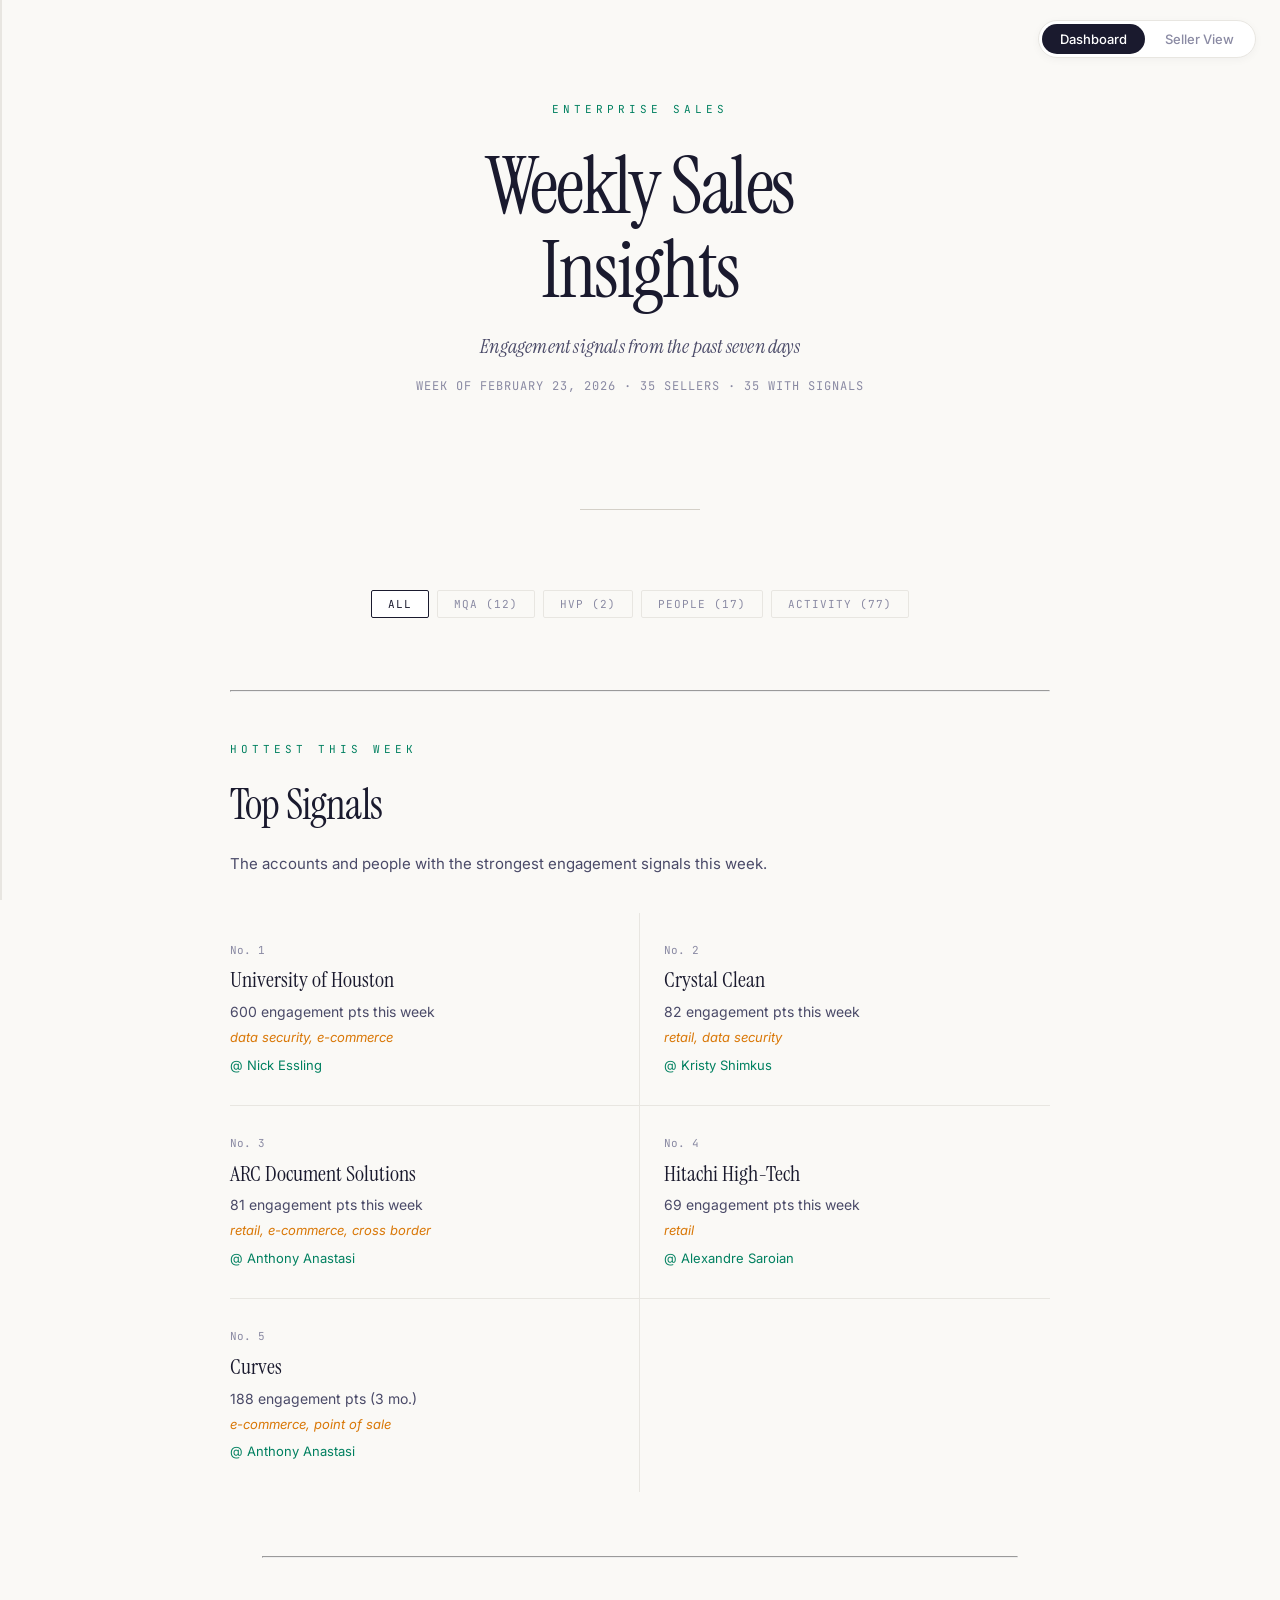
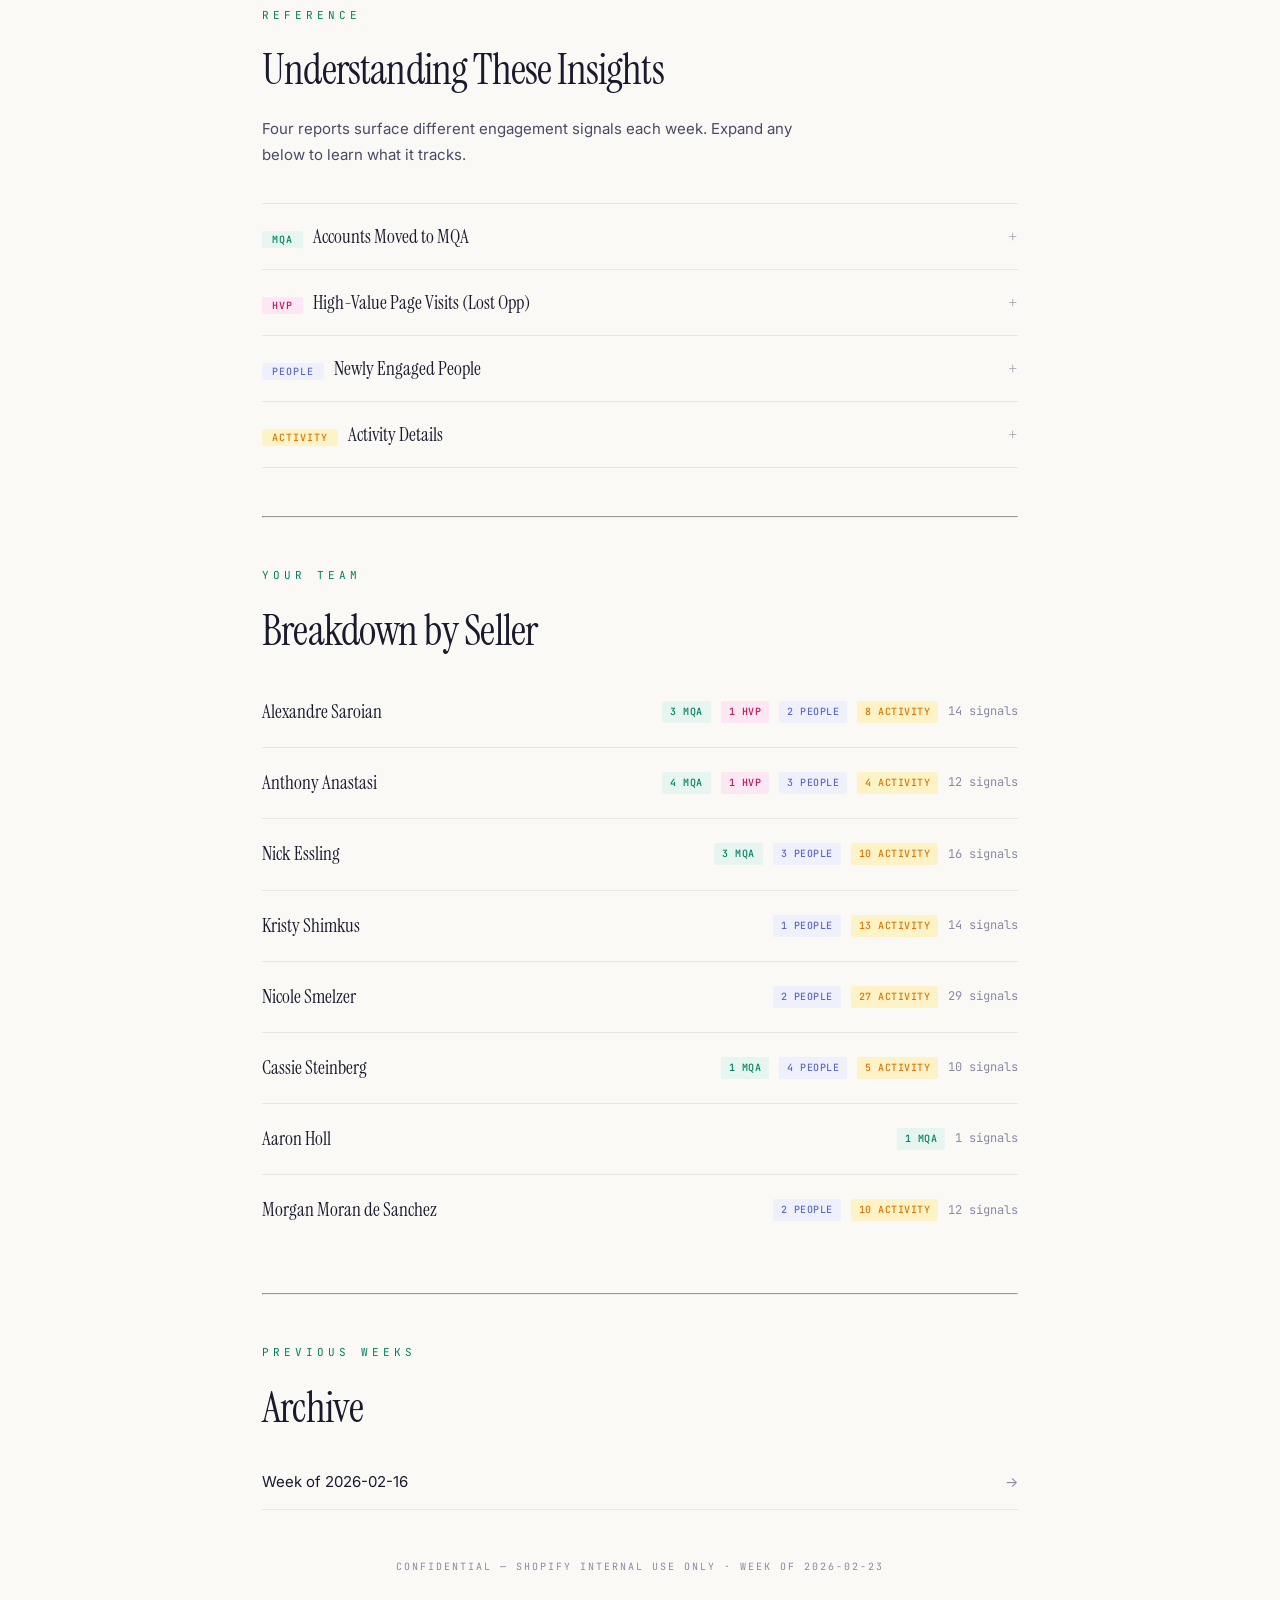
<file: site/design-v1.html>
<!DOCTYPE html>
<html lang="en">
<head>
<meta charset="UTF-8">
<meta name="viewport" content="width=device-width, initial-scale=1.0">
<title>V1 — Editorial | Weekly Sales Insights</title>
<link rel="preconnect" href="https://fonts.googleapis.com">
<link rel="preconnect" href="https://fonts.gstatic.com" crossorigin>
<link href="https://fonts.googleapis.com/css2?family=Inter:wght@300;400;500;600;700&family=Instrument+Serif:ital@0;1&family=JetBrains+Mono:wght@400;500&display=swap" rel="stylesheet">
<style>
:root {
  --bg: #faf9f6;
  --bg-card: #ffffff;
  --accent: #008060;
  --accent-light: #e6f5ef;
  --accent2: #5c6ac4;
  --accent2-light: #eef0fb;
  --warm: #d97706;
  --warm-light: #fef3c7;
  --rose: #be185d;
  --rose-light: #fce7f3;
  --text-1: #1a1a2e;
  --text-2: #4a4a68;
  --text-3: #8a8aa3;
  --border: #e8e6e1;
  --rule: #d4d0c8;
  --shadow: 0 2px 8px rgba(26,26,46,.04);
  --shadow-lg: 0 8px 24px rgba(26,26,46,.07);
  --font: 'Inter', -apple-system, BlinkMacSystemFont, sans-serif;
  --font-serif: 'Instrument Serif', Georgia, serif;
  --font-mono: 'JetBrains Mono', monospace;
  --max-w: 820px;
  --radius: 4px;
}

*, *::before, *::after { margin: 0; padding: 0; box-sizing: border-box; }
html { scroll-behavior: smooth; }
body {
  font-family: var(--font);
  background: var(--bg);
  color: var(--text-1);
  font-size: 16px;
  line-height: 1.8;
  -webkit-font-smoothing: antialiased;
  overflow-x: hidden;
}

.progress-track {
  position: fixed; left: 0; top: 0; width: 2px; height: 100vh;
  background: var(--border); z-index: 300;
}
.progress-fill { width: 100%; height: 0%; background: var(--accent); transition: height 80ms linear; }

/* Toggle */
.view-toggle {
  position: fixed; top: 20px; right: 24px; z-index: 200;
  display: flex; gap: 2px; background: var(--bg-card); border: 1px solid var(--border);
  border-radius: 28px; padding: 3px; box-shadow: var(--shadow);
}
.toggle-btn {
  font-family: var(--font); font-size: 13px; font-weight: 500;
  padding: 7px 18px; border: none; border-radius: 24px;
  background: transparent; color: var(--text-3); cursor: pointer;
  transition: all .3s ease;
}
.toggle-btn.active { background: var(--text-1); color: #fff; }

.wrap { max-width: var(--max-w); margin: 0 auto; padding: 0 32px; }

/* Editorial rule dividers */
.rule {
  border: none; border-top: 1px solid var(--rule);
  margin: 56px auto; max-width: 120px;
}
.rule-wide { max-width: 100%; margin: 48px 0; }

/* ── HERO ── */
.hero {
  text-align: center; padding: 100px 32px 56px;
}
.hero-kicker {
  font-family: var(--font-mono); font-size: 11px; letter-spacing: 4px;
  text-transform: uppercase; color: var(--accent); margin-bottom: 24px;
}
.hero h1 {
  font-family: var(--font-serif); font-weight: 400;
  font-size: clamp(3rem, 7vw, 5rem); line-height: 1.05;
  letter-spacing: -.03em; color: var(--text-1);
}
.hero .edition {
  font-family: var(--font-serif); font-style: italic;
  font-size: 20px; color: var(--text-2); margin-top: 16px;
  letter-spacing: .01em;
}
.hero .dateline {
  font-family: var(--font-mono); font-size: 12px;
  color: var(--text-3); margin-top: 12px; letter-spacing: 1px;
}

/* Personal hero */
.hero-personal .back-link {
  display: inline-block; font-size: 14px; color: var(--text-3);
  margin-bottom: 24px; transition: color .2s;
}
.hero-personal .back-link:hover { color: var(--accent); }
.hero-personal h1 {
  font-style: italic; font-size: clamp(2.5rem, 6vw, 4rem);
}
.hero-personal .byline {
  font-family: var(--font); font-size: 16px; color: var(--text-2);
  margin-top: 12px; font-weight: 400;
}

/* ── FILTER BAR ── */
.filter-bar {
  display: flex; flex-wrap: wrap; gap: 8px; justify-content: center;
  padding: 24px 0;
}
.filter-tag {
  font-family: var(--font-mono); font-size: 11px; letter-spacing: 1px;
  text-transform: uppercase; padding: 6px 16px;
  border: 1px solid var(--border); border-radius: 2px;
  background: transparent; color: var(--text-3);
  cursor: pointer; transition: all .2s;
}
.filter-tag:hover { border-color: var(--text-2); color: var(--text-2); }
.filter-tag.active { border-color: var(--text-1); color: var(--text-1); background: var(--bg-card); }

/* ── TOP SIGNALS ── */
.top-section { padding: 0 0 16px; }
.section-kicker {
  font-family: var(--font-mono); font-size: 11px; letter-spacing: 4px;
  text-transform: uppercase; color: var(--accent); margin-bottom: 8px;
}
.section-head {
  font-family: var(--font-serif); font-size: clamp(1.8rem, 3.5vw, 2.6rem);
  font-weight: 400; color: var(--text-1); margin-bottom: 8px;
  letter-spacing: -.02em;
}
.section-deck {
  font-size: 15px; color: var(--text-2); line-height: 1.7;
  max-width: 560px; margin-bottom: 36px;
}

.top-grid { display: grid; grid-template-columns: 1fr 1fr; gap: 0; }
.top-item {
  padding: 28px 0; border-bottom: 1px solid var(--border);
  transition: background .3s ease;
}
.top-item:hover { background: rgba(0,128,96,.02); }
.top-grid .top-item:nth-child(odd) { padding-right: 24px; border-right: 1px solid var(--border); }
.top-grid .top-item:nth-child(even) { padding-left: 24px; }
.top-item:last-child, .top-item:nth-last-child(2):nth-child(odd) { border-bottom: none; }
.top-num {
  font-family: var(--font-mono); font-size: 11px;
  color: var(--text-3); margin-bottom: 6px;
}
.top-name {
  font-family: var(--font-serif); font-size: 22px; font-weight: 400;
  color: var(--text-1); margin-bottom: 4px; line-height: 1.3;
}
.top-meta { font-size: 14px; color: var(--text-2); margin-bottom: 2px; }
.top-kw { font-size: 13px; color: var(--warm); font-style: italic; }
.top-owner { font-size: 13px; color: var(--accent); cursor: pointer; margin-top: 4px; }
.top-owner:hover { text-decoration: underline; }

/* ── ACCORDION DEFINITIONS ── */
.accordion { border-top: 1px solid var(--border); }
.acc-item { border-bottom: 1px solid var(--border); }
.acc-trigger {
  display: flex; justify-content: space-between; align-items: center;
  width: 100%; padding: 20px 0; background: transparent; border: none;
  font-family: var(--font-serif); font-size: 19px; font-weight: 400;
  color: var(--text-1); cursor: pointer; text-align: left;
  transition: color .2s;
}
.acc-trigger:hover { color: var(--accent); }
.acc-trigger .badge {
  display: inline-block; padding: 2px 10px; border-radius: 2px;
  font-family: var(--font-mono); font-size: 10px; letter-spacing: 1px;
  text-transform: uppercase; margin-right: 10px; font-weight: 500;
}
.acc-arrow {
  font-size: 18px; color: var(--text-3); transition: transform .3s ease;
}
.acc-item.open .acc-arrow { transform: rotate(45deg); }
.acc-body {
  max-height: 0; overflow: hidden; transition: max-height .5s cubic-bezier(.16,1,.3,1);
}
.acc-body-inner {
  padding: 0 0 24px; font-size: 15px; color: var(--text-2); line-height: 1.85;
}

/* Badges */
.badge-mqa { background: var(--accent-light); color: var(--accent); }
.badge-hvp { background: var(--rose-light); color: var(--rose); }
.badge-people { background: var(--accent2-light); color: var(--accent2); }
.badge-activity { background: var(--warm-light); color: var(--warm); }

/* ── SELLER GRID ── */
.sellers-grid {
  display: grid; grid-template-columns: 1fr; gap: 0;
}
.seller-row {
  display: flex; justify-content: space-between; align-items: center;
  padding: 18px 0; border-bottom: 1px solid var(--border);
  cursor: pointer; transition: all .3s ease;
}
.seller-row:hover { padding-left: 8px; color: var(--accent); }
.seller-row:last-child { border-bottom: none; }
.seller-name-ed {
  font-family: var(--font-serif); font-size: 19px; font-weight: 400;
}
.seller-right { display: flex; align-items: center; gap: 10px; }
.seller-count {
  font-family: var(--font-mono); font-size: 12px; color: var(--text-3);
}
.pill {
  display: inline-block; padding: 2px 8px; border-radius: 2px;
  font-family: var(--font-mono); font-size: 10px; letter-spacing: .5px;
  text-transform: uppercase; font-weight: 500;
}
.pill-mqa { background: var(--accent-light); color: var(--accent); }
.pill-hvp { background: var(--rose-light); color: var(--rose); }
.pill-people { background: var(--accent2-light); color: var(--accent2); }
.pill-activity { background: var(--warm-light); color: var(--warm); }

/* ── STAT CARDS (personal) ── */
.stats-row {
  display: grid; grid-template-columns: repeat(4, 1fr); gap: 0;
  border-top: 1px solid var(--border); border-bottom: 1px solid var(--border);
  margin-bottom: 48px;
}
.stat-cell {
  text-align: center; padding: 32px 16px;
  border-right: 1px solid var(--border);
}
.stat-cell:last-child { border-right: none; }
.stat-num { font-family: var(--font-serif); font-size: 48px; font-weight: 400; line-height: 1; }
.stat-label {
  font-family: var(--font-mono); font-size: 10px; letter-spacing: 2px;
  text-transform: uppercase; color: var(--text-3); margin-top: 8px;
}

/* ── DATA TABLES ── */
.signal-section { margin-bottom: 48px; }
.signal-heading {
  font-family: var(--font-serif); font-size: 24px; font-weight: 400;
  display: flex; align-items: center; gap: 10px;
  margin-bottom: 6px; color: var(--text-1);
}
.signal-desc { font-size: 14px; color: var(--text-3); margin-bottom: 16px; line-height: 1.7; }
.data-table {
  width: 100%; border-collapse: collapse; font-size: 14px;
}
.data-table th {
  text-align: left; padding: 10px 12px;
  border-bottom: 2px solid var(--text-1);
  font-family: var(--font-mono); font-size: 10px;
  letter-spacing: 1px; text-transform: uppercase;
  color: var(--text-2); font-weight: 500;
}
.data-table td {
  padding: 12px; border-bottom: 1px solid var(--border);
  color: var(--text-1); line-height: 1.6; vertical-align: top;
}
.data-table tr:last-child td { border-bottom: none; }
.data-table tr:hover td { background: rgba(0,128,96,.02); }

/* ── ARCHIVE ── */
.archive-list { list-style: none; }
.archive-list li {
  padding: 14px 0; border-bottom: 1px solid var(--border);
  display: flex; justify-content: space-between; align-items: center;
  font-size: 15px; color: var(--text-1); cursor: pointer;
  transition: color .2s;
}
.archive-list li:hover { color: var(--accent); }
.archive-list li span:last-child { color: var(--text-3); font-size: 14px; }

/* ── FOOTER ── */
.footer {
  text-align: center; font-family: var(--font-mono);
  font-size: 10px; letter-spacing: 2px; text-transform: uppercase;
  color: var(--text-3); padding: 48px 0 64px;
}

/* ── IDENTITY NOTICE ── */
.identity-notice {
  font-size: 14px; color: var(--text-3); font-style: italic;
  margin-bottom: 32px;
}
.identity-notice a { color: var(--accent); font-style: normal; }

/* ── ANIMATIONS ── */
@keyframes fadeUp {
  from { opacity: 0; transform: translateY(24px); }
  to { opacity: 1; transform: translateY(0); }
}
.fade-in { animation: fadeUp 1s cubic-bezier(.16,1,.3,1) both; }
.fd2 { animation-delay: .15s; }
.fd3 { animation-delay: .3s; }
.fd4 { animation-delay: .45s; }
.reveal { opacity: 0; transform: translateY(24px); transition: opacity .9s ease, transform .9s cubic-bezier(.16,1,.3,1); }
.reveal.visible { opacity: 1; transform: translateY(0); }

@media (prefers-reduced-motion: reduce) {
  .fade-in, .reveal { animation: none !important; transition: none !important; opacity: 1 !important; transform: none !important; }
}

@media (max-width: 700px) {
  .top-grid { grid-template-columns: 1fr; }
  .top-grid .top-item:nth-child(odd) { padding-right: 0; border-right: none; }
  .top-grid .top-item:nth-child(even) { padding-left: 0; }
  .stats-row { grid-template-columns: repeat(2, 1fr); }
  .stat-cell:nth-child(2) { border-right: none; }
}
</style>
</head>
<body>

<div class="progress-track"><div class="progress-fill" id="progressFill"></div></div>

<div class="view-toggle">
  <button class="toggle-btn active" id="togMaster">Dashboard</button>
  <button class="toggle-btn" id="togSeller">Seller View</button>
</div>

<div id="masterView"></div>
<div id="personalView" style="display:none"></div>

<script>
(function() {
'use strict';

var SELLERS = [
  { id:'alexandre_saroian', name:'Alexandre Saroian', mqa:3, hvp:1, people:2, activity:8, total:14 },
  { id:'anthony_anastasi', name:'Anthony Anastasi', mqa:4, hvp:1, people:3, activity:4, total:12 },
  { id:'nick_essling', name:'Nick Essling', mqa:3, hvp:0, people:3, activity:10, total:16 },
  { id:'kristy_shimkus', name:'Kristy Shimkus', mqa:0, hvp:0, people:1, activity:13, total:14 },
  { id:'nicole_smelzer', name:'Nicole Smelzer', mqa:0, hvp:0, people:2, activity:27, total:29 },
  { id:'cassie_steinberg', name:'Cassie Steinberg', mqa:1, hvp:0, people:4, activity:5, total:10 },
  { id:'aaron_holl', name:'Aaron Holl', mqa:1, hvp:0, people:0, activity:0, total:1 },
  { id:'morgan_sanchez', name:'Morgan Moran de Sanchez', mqa:0, hvp:0, people:2, activity:10, total:12 }
];

var HIGHLIGHTS = [
  { type:'hvp', title:'University of Houston', sub:'600 engagement pts this week', kw:'data security, e-commerce', owner:'Nick Essling' },
  { type:'hvp', title:'Crystal Clean', sub:'82 engagement pts this week', kw:'retail, data security', owner:'Kristy Shimkus' },
  { type:'hvp', title:'ARC Document Solutions', sub:'81 engagement pts this week', kw:'retail, e-commerce, cross border', owner:'Anthony Anastasi' },
  { type:'mqa', title:'Hitachi High-Tech', sub:'69 engagement pts this week', kw:'retail', owner:'Alexandre Saroian' },
  { type:'mqa', title:'Curves', sub:'188 engagement pts (3 mo.)', kw:'e-commerce, point of sale', owner:'Anthony Anastasi' }
];

var SIGNAL_TYPES = {
  mqa: { label:'Accounts Moved to MQA', short:'MQA', cls:'mqa',
    desc:'A Marketing Qualified Account (MQA) crossed a significant engagement threshold through marketing activity \u2014 not sales outreach. These accounts were flagged this week and have had zero sales engagement in the last 30 days.' },
  hvp: { label:'High-Value Page Visits (Lost Opp)', short:'HVP', cls:'hvp',
    desc:'Accounts that had a Closed Lost opportunity in the last 12 months but are back visiting Shopify Plus pages this week. Re-engagement opportunities \u2014 the timing is right to reopen.' },
  new_people: { label:'Newly Engaged People', short:'People', cls:'people',
    desc:'Brand-new contacts from target buying-committee titles who engaged with Shopify for the first time ever this week. Fresh inbound signals from people not previously in our orbit.' },
  activity: { label:'Activity Details', short:'Activity', cls:'activity',
    desc:'The specific activities (webinars, events, email clicks) that drove engagement from newly engaged people. Use this to personalize outreach.' }
};

var SAMPLE_SIGNALS = {
  mqa: [
    { account:'Dormer Pramet', grade:'D', stage:'MQA', engagement:'39', keywords:'', priority:'D2C - Medium' },
    { account:'William Grant & Sons', grade:'C', stage:'MQA', engagement:'105', keywords:'retail', priority:'D2C - Low' },
    { account:'Hilton Foods', grade:'C', stage:'MQA', engagement:'40', keywords:'retail', priority:'D2C - Low' }
  ],
  hvp: [
    { account:'Hitachi High-Tech', grade:'A', stage:'MQA', engagement:'69', keywords:'retail', priority:'D2C - Low' }
  ],
  new_people: [
    { account:'Lyreco UK', name:'Thomas Hodgetts', title:'Manager, Digital Marketing', email:'thomas.hodgetts@lyreco.com', engagement:'0.1' },
    { account:'UK Greetings', name:'Suki Nandhra', title:'Manager, eCommerce Trading', email:'suki.nandhra@ukgreetings.co.uk', engagement:'16.6' }
  ],
  activity: [
    { account:'UK Greetings', name:'Suki Nandhra', title:'Manager, eCommerce Trading', category:'High Intent Lead Capture', details:'2023-Retail-ContactUs' },
    { account:'UK Greetings', name:'Suki Nandhra', title:'Manager, eCommerce Trading', category:'All Others', details:'The easiest way to get started with Shopify POS' },
    { account:'UK Greetings', name:'Suki Nandhra', title:'Manager, eCommerce Trading', category:'All Others', details:'Start setting up your store' },
    { account:'Lyreco UK', name:'Thomas Hodgetts', title:'Manager, Digital Marketing', category:'All Others', details:'Quick question' }
  ]
};

function esc(s) { return s == null ? '' : String(s).replace(/&/g,'&amp;').replace(/</g,'&lt;').replace(/>/g,'&gt;'); }
var $ = function(s) { return document.querySelector(s); };
var $$ = function(s) { return document.querySelectorAll(s); };

function badgeCls(t) { return 'badge-' + (SIGNAL_TYPES[t] ? SIGNAL_TYPES[t].cls : t); }
function pillCls(t) { return 'pill-' + (SIGNAL_TYPES[t] ? SIGNAL_TYPES[t].cls : t); }
var typeColors = { mqa:'var(--accent)', hvp:'var(--rose)', new_people:'var(--accent2)', activity:'var(--warm)' };

function renderMaster() {
  var html = '';
  html += '<div class="hero fade-in">';
  html += '<div class="hero-kicker fade-in">Enterprise Sales</div>';
  html += '<h1 class="fade-in fd2">Weekly Sales<br>Insights</h1>';
  html += '<div class="edition fade-in fd3">Engagement signals from the past seven days</div>';
  html += '<div class="dateline fade-in fd4">WEEK OF FEBRUARY 23, 2026 &middot; 35 SELLERS &middot; 35 WITH SIGNALS</div>';
  html += '</div>';

  html += '<div class="wrap"><hr class="rule"></div>';

  // Filters
  html += '<div class="wrap"><div class="filter-bar reveal">';
  html += '<button class="filter-tag active" data-filter="all">All</button>';
  var types = ['mqa','hvp','new_people','activity'];
  var totals = { mqa:0, hvp:0, new_people:0, activity:0 };
  SELLERS.forEach(function(s) { types.forEach(function(t) { totals[t] += s[t === 'new_people' ? 'people' : t] || 0; }); });
  types.forEach(function(t) {
    var k = t === 'new_people' ? 'people' : t;
    html += '<button class="filter-tag" data-filter="' + t + '">' + SIGNAL_TYPES[t].short + ' (' + totals[t] + ')</button>';
  });
  html += '</div></div>';

  // Top Signals
  html += '<div class="wrap top-section">';
  html += '<hr class="rule-wide reveal">';
  html += '<div class="section-kicker reveal">Hottest This Week</div>';
  html += '<div class="section-head reveal">Top Signals</div>';
  html += '<div class="section-deck reveal">The accounts and people with the strongest engagement signals this week.</div>';
  html += '<div class="top-grid">';
  HIGHLIGHTS.forEach(function(h, i) {
    html += '<div class="top-item reveal">';
    html += '<div class="top-num">No. ' + (i+1) + '</div>';
    html += '<div class="top-name">' + esc(h.title) + '</div>';
    html += '<div class="top-meta">' + esc(h.sub) + '</div>';
    if (h.kw) html += '<div class="top-kw">' + esc(h.kw) + '</div>';
    html += '<div class="top-owner">@ ' + esc(h.owner) + '</div>';
    html += '</div>';
  });
  if (HIGHLIGHTS.length % 2 !== 0) html += '<div class="top-item" style="border-bottom:none"></div>';
  html += '</div></div>';

  // Definitions
  html += '<div class="wrap">';
  html += '<hr class="rule-wide reveal">';
  html += '<div class="section-kicker reveal">Reference</div>';
  html += '<div class="section-head reveal">Understanding These Insights</div>';
  html += '<div class="section-deck reveal">Four reports surface different engagement signals each week. Expand any below to learn what it tracks.</div>';
  html += '<div class="accordion reveal">';
  types.forEach(function(t) {
    var st = SIGNAL_TYPES[t];
    html += '<div class="acc-item">';
    html += '<button class="acc-trigger"><span><span class="badge ' + badgeCls(t) + '">' + esc(st.short) + '</span>' + esc(st.label) + '</span><span class="acc-arrow">+</span></button>';
    html += '<div class="acc-body"><div class="acc-body-inner">' + esc(st.desc) + '</div></div>';
    html += '</div>';
  });
  html += '</div></div>';

  // Seller Grid
  html += '<div class="wrap">';
  html += '<hr class="rule-wide reveal">';
  html += '<div class="section-kicker reveal">Your Team</div>';
  html += '<div class="section-head reveal">Breakdown by Seller</div>';
  html += '<div class="sellers-grid reveal">';
  SELLERS.forEach(function(s) {
    var pills = '';
    if (s.mqa > 0) pills += '<span class="pill pill-mqa">' + s.mqa + ' MQA</span>';
    if (s.hvp > 0) pills += '<span class="pill pill-hvp">' + s.hvp + ' HVP</span>';
    if (s.people > 0) pills += '<span class="pill pill-people">' + s.people + ' People</span>';
    if (s.activity > 0) pills += '<span class="pill pill-activity">' + s.activity + ' Activity</span>';
    html += '<div class="seller-row" data-seller="' + s.id + '">';
    html += '<span class="seller-name-ed">' + esc(s.name) + '</span>';
    html += '<span class="seller-right">' + pills + '<span class="seller-count">' + s.total + ' signals</span></span>';
    html += '</div>';
  });
  html += '</div></div>';

  // Archive
  html += '<div class="wrap">';
  html += '<hr class="rule-wide reveal">';
  html += '<div class="section-kicker reveal">Previous Weeks</div>';
  html += '<div class="section-head reveal">Archive</div>';
  html += '<ul class="archive-list reveal">';
  html += '<li><span>Week of 2026-02-16</span><span>&rarr;</span></li>';
  html += '</ul></div>';

  html += '<div class="wrap"><div class="footer">Confidential &mdash; Shopify Internal Use Only &middot; Week of 2026-02-23</div></div>';

  $('#masterView').innerHTML = html;
  bindMasterEvents();
  initReveal();
}

function renderPersonal() {
  var html = '';
  html += '<div class="hero hero-personal">';
  html += '<a href="#" class="back-link fade-in" id="backBtn">&larr; All Sellers</a>';
  html += '<h1 class="fade-in fd2">Alexandre Saroian</h1>';
  html += '<div class="byline fade-in fd3">Your engagement signals &middot; Week of February 23, 2026</div>';
  html += '</div>';

  html += '<div class="wrap" style="padding-top:40px;padding-bottom:56px;">';

  html += '<div class="identity-notice fade-in fd4">Viewing as <strong>Alexandre Saroian</strong>. Not you? <a href="#" id="clearId">View all sellers</a></div>';

  // Stats
  var stats = [
    { num:3, label:'MQA', color:'var(--accent)' },
    { num:1, label:'HVP', color:'var(--rose)' },
    { num:2, label:'People', color:'var(--accent2)' },
    { num:8, label:'Activity', color:'var(--warm)' }
  ];
  html += '<div class="stats-row reveal">';
  stats.forEach(function(s) {
    html += '<div class="stat-cell"><div class="stat-num" style="color:' + s.color + '">' + s.num + '</div><div class="stat-label">' + s.label + '</div></div>';
  });
  html += '</div>';

  // MQA
  html += '<div class="signal-section reveal">';
  html += '<div class="signal-heading"><span class="badge badge-mqa">MQA</span> Accounts Moved to MQA</div>';
  html += '<div class="signal-desc">' + esc(SIGNAL_TYPES.mqa.desc) + '</div>';
  html += '<table class="data-table"><thead><tr><th>Account</th><th>Grade</th><th>Stage</th><th>Engagement (3 mo.)</th><th>Keywords</th><th>Priority</th></tr></thead><tbody>';
  SAMPLE_SIGNALS.mqa.forEach(function(r) {
    html += '<tr><td>' + esc(r.account) + '</td><td>' + esc(r.grade) + '</td><td>' + esc(r.stage) + '</td><td>' + esc(r.engagement) + '</td><td>' + esc(r.keywords) + '</td><td>' + esc(r.priority) + '</td></tr>';
  });
  html += '</tbody></table></div>';

  // HVP
  html += '<div class="signal-section reveal">';
  html += '<div class="signal-heading"><span class="badge badge-hvp">HVP</span> High-Value Page Visits</div>';
  html += '<div class="signal-desc">' + esc(SIGNAL_TYPES.hvp.desc) + '</div>';
  html += '<table class="data-table"><thead><tr><th>Account</th><th>Grade</th><th>Stage</th><th>Engagement (7d)</th><th>Keywords</th><th>Priority</th></tr></thead><tbody>';
  SAMPLE_SIGNALS.hvp.forEach(function(r) {
    html += '<tr><td>' + esc(r.account) + '</td><td>' + esc(r.grade) + '</td><td>' + esc(r.stage) + '</td><td>' + esc(r.engagement) + '</td><td>' + esc(r.keywords) + '</td><td>' + esc(r.priority) + '</td></tr>';
  });
  html += '</tbody></table></div>';

  // People
  html += '<div class="signal-section reveal">';
  html += '<div class="signal-heading"><span class="badge badge-people">People</span> Newly Engaged People</div>';
  html += '<div class="signal-desc">' + esc(SIGNAL_TYPES.new_people.desc) + '</div>';
  html += '<table class="data-table"><thead><tr><th>Account</th><th>Name</th><th>Title</th><th>Email</th><th>Engagement (7d)</th></tr></thead><tbody>';
  SAMPLE_SIGNALS.new_people.forEach(function(r) {
    html += '<tr><td>' + esc(r.account) + '</td><td>' + esc(r.name) + '</td><td>' + esc(r.title) + '</td><td>' + esc(r.email) + '</td><td>' + esc(r.engagement) + '</td></tr>';
  });
  html += '</tbody></table></div>';

  // Activity
  html += '<div class="signal-section reveal">';
  html += '<div class="signal-heading"><span class="badge badge-activity">Activity</span> Activity Details</div>';
  html += '<div class="signal-desc">' + esc(SIGNAL_TYPES.activity.desc) + '</div>';
  html += '<table class="data-table"><thead><tr><th>Account</th><th>Name</th><th>Title</th><th>Category</th><th>Details</th></tr></thead><tbody>';
  SAMPLE_SIGNALS.activity.forEach(function(r) {
    html += '<tr><td>' + esc(r.account) + '</td><td>' + esc(r.name) + '</td><td>' + esc(r.title) + '</td><td>' + esc(r.category) + '</td><td>' + esc(r.details) + '</td></tr>';
  });
  html += '</tbody></table></div>';

  html += '<div class="footer">Confidential &mdash; Shopify Internal Use Only &middot; Week of 2026-02-23</div>';
  html += '</div>';

  $('#personalView').innerHTML = html;
  $('#backBtn').addEventListener('click', function(e) { e.preventDefault(); switchView('master'); });
  $('#clearId').addEventListener('click', function(e) { e.preventDefault(); switchView('master'); });
  initReveal();
}

function bindMasterEvents() {
  $$('.seller-row').forEach(function(el) {
    el.addEventListener('click', function() { switchView('seller'); });
  });
  $$('.top-owner').forEach(function(el) {
    el.addEventListener('click', function() { switchView('seller'); });
  });
  $$('.acc-trigger').forEach(function(btn) {
    btn.addEventListener('click', function() {
      var item = this.parentElement;
      var body = item.querySelector('.acc-body');
      if (item.classList.contains('open')) {
        item.classList.remove('open');
        body.style.maxHeight = '0';
      } else {
        item.classList.add('open');
        body.style.maxHeight = body.scrollHeight + 'px';
      }
    });
  });
  $$('.filter-tag').forEach(function(btn) {
    btn.addEventListener('click', function() {
      $$('.filter-tag').forEach(function(b) { b.classList.remove('active'); });
      this.classList.add('active');
    });
  });
}

function switchView(view) {
  if (view === 'seller') {
    renderPersonal();
    $('#masterView').style.display = 'none';
    $('#personalView').style.display = 'block';
    $('#togMaster').classList.remove('active');
    $('#togSeller').classList.add('active');
  } else {
    renderMaster();
    $('#personalView').style.display = 'none';
    $('#masterView').style.display = 'block';
    $('#togSeller').classList.remove('active');
    $('#togMaster').classList.add('active');
  }
  window.scrollTo(0, 0);
}

function initReveal() {
  function check() {
    document.querySelectorAll('.reveal:not(.visible)').forEach(function(el) {
      if (el.getBoundingClientRect().top < window.innerHeight * 0.95) el.classList.add('visible');
    });
  }
  check(); setTimeout(check, 100); setTimeout(check, 400);
  window.addEventListener('scroll', check, { passive: true });
}

window.addEventListener('scroll', function() {
  var fill = document.getElementById('progressFill');
  if (!fill) return;
  var pct = window.scrollY / (document.documentElement.scrollHeight - window.innerHeight) * 100;
  fill.style.height = Math.min(pct, 100) + '%';
}, { passive: true });

$('#togMaster').addEventListener('click', function() { switchView('master'); });
$('#togSeller').addEventListener('click', function() { switchView('seller'); });

renderMaster();

})();
</script>
</body>
</html>
</file>
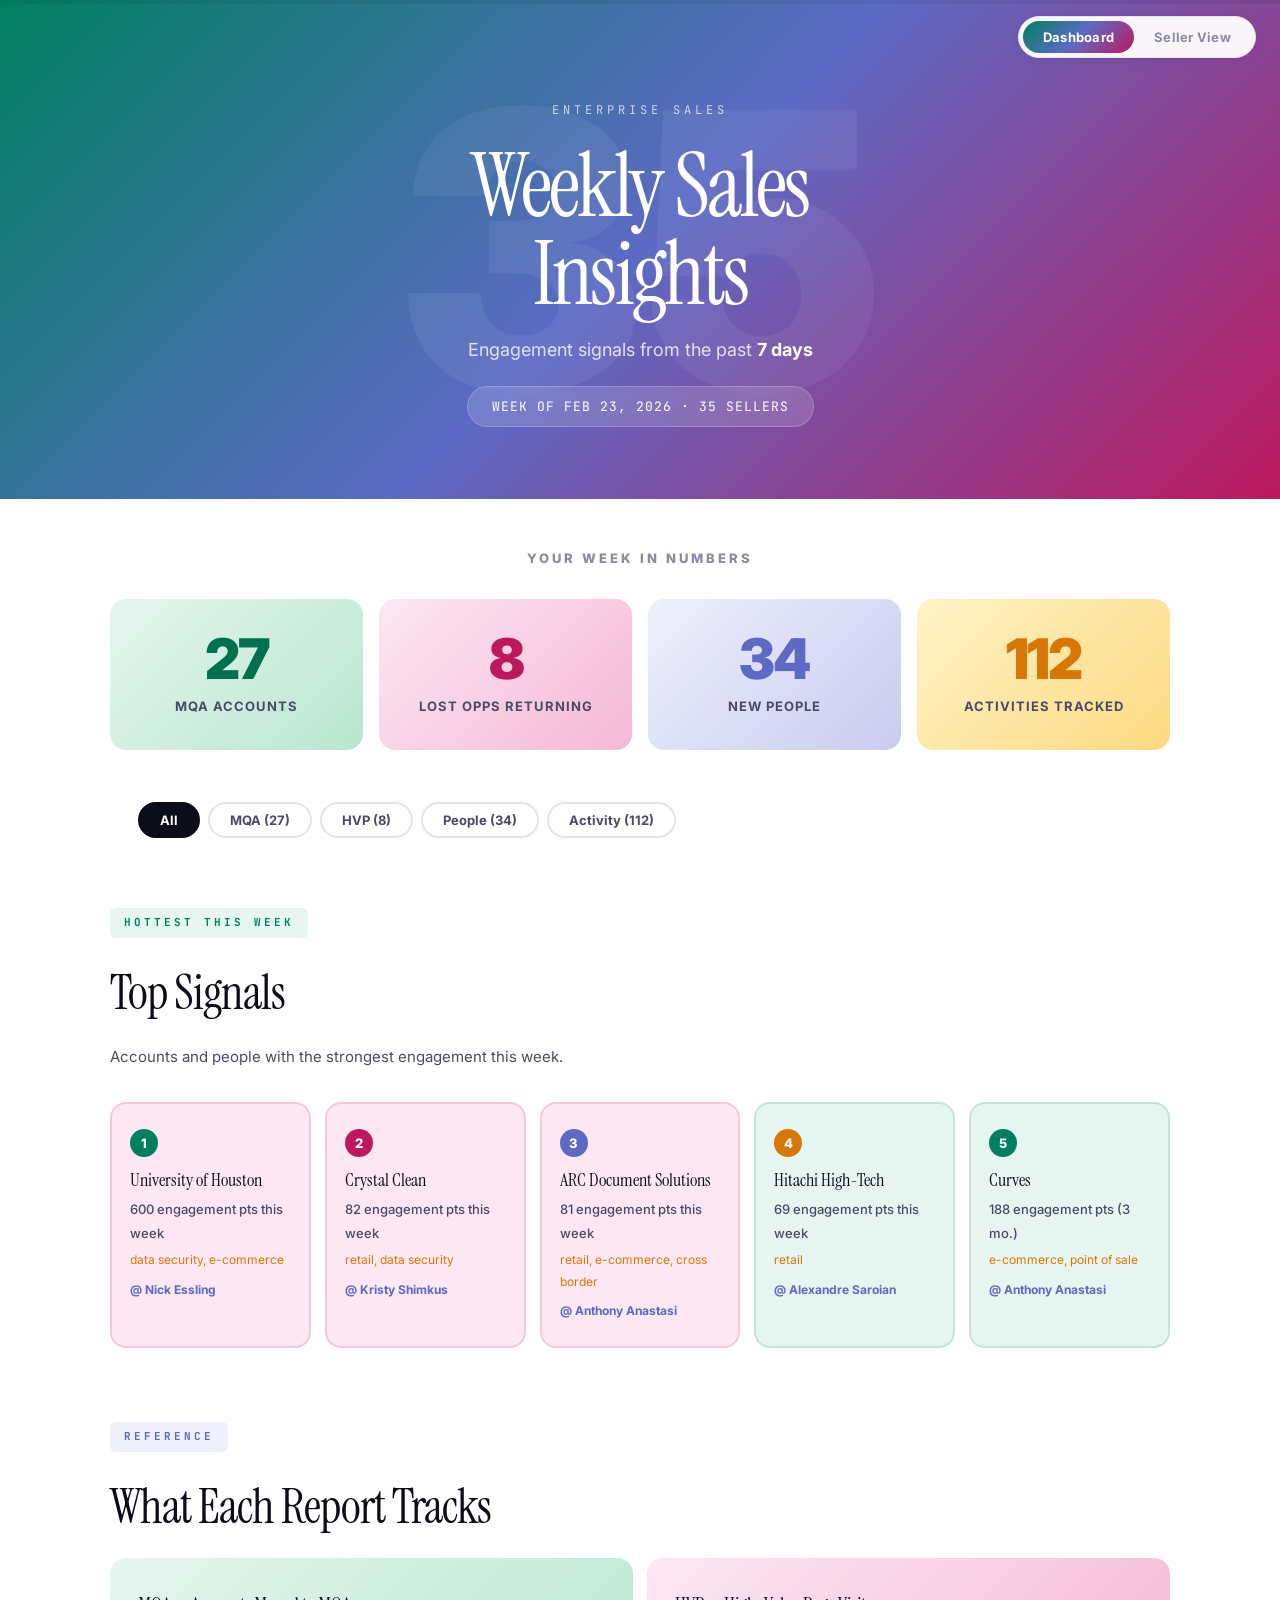
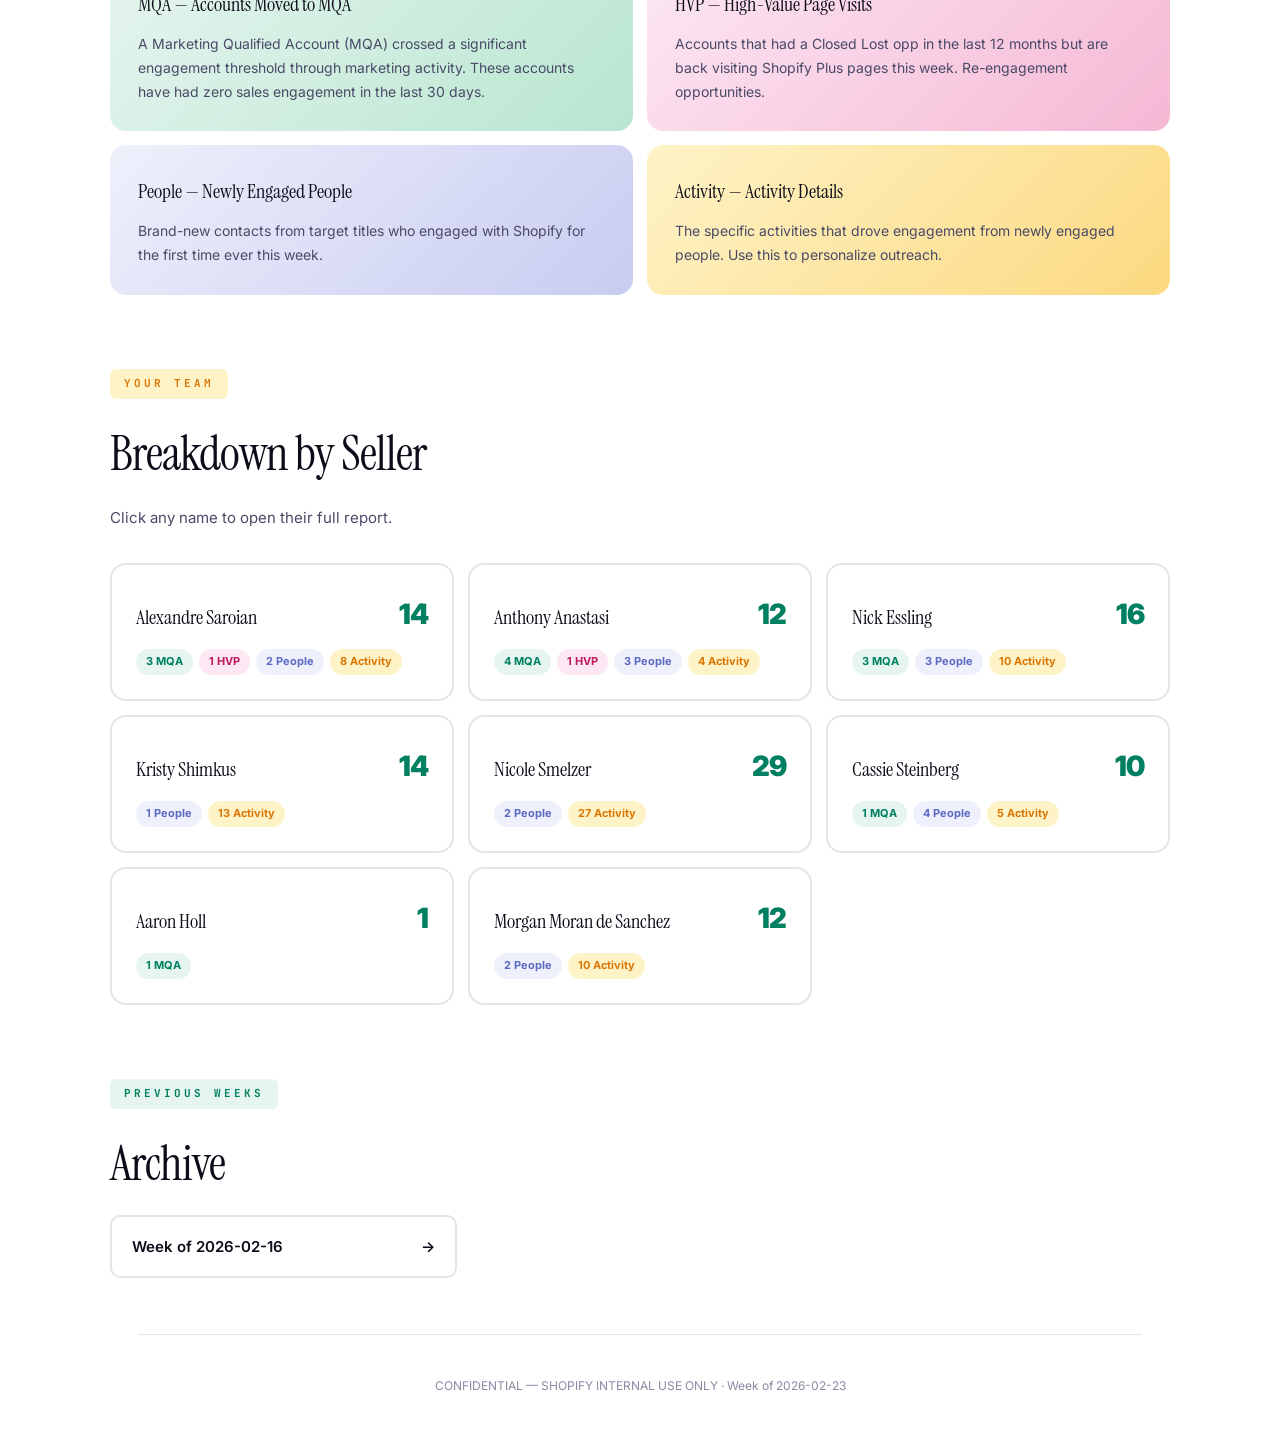
<file: site/design-v2.html>
<!DOCTYPE html>
<html lang="en">
<head>
<meta charset="UTF-8">
<meta name="viewport" content="width=device-width, initial-scale=1.0">
<title>V2 — Bold &amp; Energetic | Weekly Sales Insights</title>
<link rel="preconnect" href="https://fonts.googleapis.com">
<link rel="preconnect" href="https://fonts.gstatic.com" crossorigin>
<link href="https://fonts.googleapis.com/css2?family=Inter:wght@300;400;500;600;700;800;900&family=Instrument+Serif:ital@0;1&family=JetBrains+Mono:wght@400;500;700&display=swap" rel="stylesheet">
<style>
:root {
  --bg: #ffffff;
  --bg-card: #ffffff;
  --accent: #008060;
  --accent-light: #e6f5ef;
  --accent-bold: #00704f;
  --accent2: #5c6ac4;
  --accent2-light: #eef0fb;
  --warm: #d97706;
  --warm-light: #fef3c7;
  --rose: #be185d;
  --rose-light: #fce7f3;
  --text-1: #0d0d1a;
  --text-2: #4a4a68;
  --text-3: #8a8aa3;
  --border: #e5e5e0;
  --shadow: 0 2px 12px rgba(0,0,0,.06);
  --shadow-lg: 0 12px 32px rgba(0,0,0,.1);
  --font: 'Inter', -apple-system, sans-serif;
  --font-serif: 'Instrument Serif', Georgia, serif;
  --font-mono: 'JetBrains Mono', monospace;
  --max-w: 1060px;
  --radius: 16px;
  --radius-sm: 10px;
  --gradient-hero: linear-gradient(135deg, #008060 0%, #5c6ac4 50%, #be185d 100%);
  --gradient-mqa: linear-gradient(135deg, #e6f5ef, #b8e6d0);
  --gradient-hvp: linear-gradient(135deg, #fce7f3, #f5b8d4);
  --gradient-people: linear-gradient(135deg, #eef0fb, #c8ccf0);
  --gradient-activity: linear-gradient(135deg, #fef3c7, #fcd980);
}

*, *::before, *::after { margin: 0; padding: 0; box-sizing: border-box; }
html { scroll-behavior: smooth; }
body {
  font-family: var(--font);
  background: var(--bg);
  color: var(--text-1);
  font-size: 16px;
  line-height: 1.8;
  -webkit-font-smoothing: antialiased;
  overflow-x: hidden;
}

/* Progress bar — top horizontal */
.progress-track {
  position: fixed; top: 0; left: 0; right: 0; height: 4px;
  background: rgba(0,0,0,.06); z-index: 300;
}
.progress-fill { height: 100%; width: 0%; background: var(--gradient-hero); transition: width 80ms linear; }

/* Toggle */
.view-toggle {
  position: fixed; top: 16px; right: 24px; z-index: 200;
  display: flex; gap: 0; background: rgba(255,255,255,.95); backdrop-filter: blur(12px);
  border: 1px solid var(--border); border-radius: 30px; padding: 4px;
  box-shadow: var(--shadow);
}
.toggle-btn {
  font-family: var(--font); font-size: 13px; font-weight: 700;
  padding: 8px 20px; border: none; border-radius: 26px;
  background: transparent; color: var(--text-3); cursor: pointer;
  transition: all .25s ease; letter-spacing: .02em;
}
.toggle-btn.active {
  background: var(--gradient-hero); color: #fff;
}

.wrap { max-width: var(--max-w); margin: 0 auto; padding: 0 28px; }

/* ── HERO ── */
.hero-bold {
  background: var(--gradient-hero);
  padding: 100px 28px 72px; text-align: center; position: relative;
  overflow: hidden;
}
.hero-bold::before {
  content: '35'; position: absolute; top: 50%; left: 50%;
  transform: translate(-50%, -50%);
  font-family: var(--font); font-size: 30vw; font-weight: 900;
  color: rgba(255,255,255,.06); line-height: 1; pointer-events: none;
}
.hero-kicker {
  font-family: var(--font-mono); font-size: 12px; letter-spacing: 4px;
  text-transform: uppercase; color: rgba(255,255,255,.7); margin-bottom: 20px;
}
.hero-bold h1 {
  font-family: var(--font-serif); font-weight: 400;
  font-size: clamp(3rem, 8vw, 5.5rem); line-height: 1.0;
  color: #fff; letter-spacing: -.03em;
}
.hero-bold .sub {
  font-size: 18px; color: rgba(255,255,255,.8); margin-top: 16px; font-weight: 400;
}
.hero-bold .sub strong { color: #fff; }
.hero-bold .week-badge {
  display: inline-block; margin-top: 20px; padding: 8px 24px;
  background: rgba(255,255,255,.15); backdrop-filter: blur(8px);
  border: 1px solid rgba(255,255,255,.2);
  border-radius: 30px; font-family: var(--font-mono); font-size: 13px;
  color: #fff; letter-spacing: 1px;
}

/* Personal hero */
.hero-personal {
  background: var(--gradient-hero);
  padding: 80px 28px 60px; text-align: center; position: relative; overflow: hidden;
}
.hero-personal::before {
  content: '14'; position: absolute; top: 50%; left: 50%;
  transform: translate(-50%, -50%);
  font-family: var(--font); font-size: 40vw; font-weight: 900;
  color: rgba(255,255,255,.05); line-height: 1; pointer-events: none;
}
.hero-personal .back-link {
  display: inline-block; font-size: 14px; color: rgba(255,255,255,.7);
  margin-bottom: 20px; transition: color .2s;
}
.hero-personal .back-link:hover { color: #fff; }
.hero-personal h1 {
  font-family: var(--font-serif); font-weight: 400;
  font-size: clamp(2.5rem, 7vw, 4.5rem); color: #fff;
  letter-spacing: -.02em;
}
.hero-personal .sub { font-size: 17px; color: rgba(255,255,255,.7); margin-top: 12px; }
.hero-personal .sub strong { color: #fff; }

/* ── YOUR WEEK IN NUMBERS ── */
.numbers-section {
  padding: 48px 0 32px;
}
.numbers-title {
  font-family: var(--font); font-size: 13px; font-weight: 800;
  letter-spacing: 3px; text-transform: uppercase; color: var(--text-3);
  text-align: center; margin-bottom: 28px;
}
.numbers-grid {
  display: grid; grid-template-columns: repeat(4, 1fr); gap: 16px;
}
.num-card {
  border-radius: var(--radius); padding: 32px 20px; text-align: center;
  position: relative; overflow: hidden;
  transition: transform .3s cubic-bezier(.34,1.56,.64,1);
}
.num-card:hover { transform: scale(1.05); }
.num-card-mqa { background: var(--gradient-mqa); }
.num-card-hvp { background: var(--gradient-hvp); }
.num-card-people { background: var(--gradient-people); }
.num-card-activity { background: var(--gradient-activity); }
.num-big {
  font-family: var(--font); font-size: 56px; font-weight: 900;
  line-height: 1; letter-spacing: -2px;
}
.num-big-mqa { color: var(--accent-bold); }
.num-big-hvp { color: var(--rose); }
.num-big-people { color: var(--accent2); }
.num-big-activity { color: var(--warm); }
.num-label {
  font-family: var(--font); font-size: 13px; font-weight: 700;
  text-transform: uppercase; letter-spacing: 1px; margin-top: 8px;
  color: var(--text-2);
}

/* ── SECTION HEADERS ── */
.section-block { padding: 48px 0 24px; }
.section-tag {
  display: inline-block; font-family: var(--font-mono); font-size: 11px;
  font-weight: 700; letter-spacing: 3px; text-transform: uppercase;
  padding: 5px 14px; border-radius: 6px; margin-bottom: 12px;
}
.tag-green { background: var(--accent-light); color: var(--accent); }
.tag-rose { background: var(--rose-light); color: var(--rose); }
.tag-indigo { background: var(--accent2-light); color: var(--accent2); }
.tag-amber { background: var(--warm-light); color: var(--warm); }
.section-head {
  font-family: var(--font-serif); font-size: clamp(2rem, 4vw, 3rem);
  font-weight: 400; color: var(--text-1); letter-spacing: -.02em;
  margin-bottom: 8px;
}
.section-deck {
  font-size: 15px; color: var(--text-2); line-height: 1.7;
  max-width: 600px; margin-bottom: 32px;
}

/* ── FILTER BAR ── */
.filter-bar {
  display: flex; flex-wrap: wrap; gap: 8px; padding: 20px 0;
}
.filter-tag {
  font-family: var(--font); font-size: 13px; font-weight: 700;
  padding: 8px 20px; border: 2px solid var(--border);
  border-radius: 30px; background: transparent;
  color: var(--text-2); cursor: pointer; transition: all .2s;
}
.filter-tag:hover { border-color: var(--accent); color: var(--accent); }
.filter-tag.active {
  background: var(--text-1); color: #fff; border-color: var(--text-1);
}

/* ── TOP SIGNALS ── */
.top-cards {
  display: grid; grid-template-columns: repeat(5, 1fr); gap: 14px;
}
.top-card {
  border-radius: var(--radius); padding: 24px 18px;
  border: 2px solid transparent; position: relative;
  transition: transform .35s cubic-bezier(.34,1.56,.64,1), box-shadow .3s;
  cursor: default;
}
.top-card:hover { transform: translateY(-6px) scale(1.02); box-shadow: var(--shadow-lg); }
.top-card-hvp { background: var(--rose-light); border-color: rgba(190,24,93,.15); }
.top-card-mqa { background: var(--accent-light); border-color: rgba(0,128,96,.15); }
.top-rank {
  display: inline-block; width: 28px; height: 28px; line-height: 28px;
  text-align: center; border-radius: 50%; font-size: 13px; font-weight: 800;
  color: #fff; margin-bottom: 12px;
}
.rank-1 { background: var(--accent); }
.rank-2 { background: var(--rose); }
.rank-3 { background: var(--accent2); }
.rank-4 { background: var(--warm); }
.rank-5 { background: var(--accent); }
.top-title {
  font-family: var(--font-serif); font-size: 18px; font-weight: 400;
  color: var(--text-1); margin-bottom: 6px; line-height: 1.3;
}
.top-meta { font-size: 13px; color: var(--text-2); margin-bottom: 4px; font-weight: 500; }
.top-kw { font-size: 12px; color: var(--warm); margin-bottom: 8px; }
.top-owner { font-size: 12px; color: var(--accent2); font-weight: 700; cursor: pointer; }
.top-owner:hover { text-decoration: underline; }

/* ── DEFINITIONS ── */
.defs-grid {
  display: grid; grid-template-columns: 1fr 1fr; gap: 14px;
}
.def-card {
  border-radius: var(--radius); padding: 28px; position: relative; overflow: hidden;
  transition: transform .3s cubic-bezier(.34,1.56,.64,1);
}
.def-card:hover { transform: translateY(-4px); }
.def-card-mqa { background: var(--gradient-mqa); }
.def-card-hvp { background: var(--gradient-hvp); }
.def-card-people { background: var(--gradient-people); }
.def-card-activity { background: var(--gradient-activity); }
.def-title {
  font-family: var(--font-serif); font-size: 20px; font-weight: 400;
  margin-bottom: 10px; color: var(--text-1);
}
.def-body { font-size: 14px; color: var(--text-2); line-height: 1.7; }

/* ── SELLER GRID ── */
.sellers-grid {
  display: grid; grid-template-columns: repeat(auto-fill, minmax(280px, 1fr)); gap: 14px;
}
.seller-card {
  background: var(--bg-card); border: 2px solid var(--border);
  border-radius: var(--radius); padding: 24px; cursor: pointer;
  transition: all .3s cubic-bezier(.34,1.56,.64,1);
}
.seller-card:hover {
  transform: translateY(-6px) scale(1.02); box-shadow: var(--shadow-lg);
  border-color: var(--accent);
}
.seller-head { display: flex; justify-content: space-between; align-items: baseline; margin-bottom: 10px; }
.seller-name {
  font-family: var(--font-serif); font-size: 20px; font-weight: 400;
}
.seller-total {
  font-family: var(--font); font-size: 28px; font-weight: 900;
  color: var(--accent); letter-spacing: -1px;
}
.seller-pills { display: flex; flex-wrap: wrap; gap: 6px; }
.pill {
  display: inline-block; padding: 3px 10px; border-radius: 20px;
  font-size: 11px; font-weight: 700;
}
.pill-mqa { background: var(--accent-light); color: var(--accent); }
.pill-hvp { background: var(--rose-light); color: var(--rose); }
.pill-people { background: var(--accent2-light); color: var(--accent2); }
.pill-activity { background: var(--warm-light); color: var(--warm); }

/* ── DATA TABLES ── */
.signal-section { margin-bottom: 40px; }
.signal-heading {
  font-family: var(--font-serif); font-size: 24px; font-weight: 400;
  display: flex; align-items: center; gap: 10px; margin-bottom: 6px;
}
.signal-desc { font-size: 14px; color: var(--text-3); margin-bottom: 16px; line-height: 1.7; }
.badge {
  display: inline-block; padding: 3px 10px; border-radius: 20px;
  font-size: 11px; font-weight: 700;
}
.badge-mqa { background: var(--accent-light); color: var(--accent); }
.badge-hvp { background: var(--rose-light); color: var(--rose); }
.badge-people { background: var(--accent2-light); color: var(--accent2); }
.badge-activity { background: var(--warm-light); color: var(--warm); }

.data-table {
  width: 100%; border-collapse: collapse; font-size: 14px;
  background: var(--bg-card); border-radius: var(--radius-sm);
  overflow: hidden; box-shadow: var(--shadow);
}
.data-table th {
  background: #f5f5f3; text-align: left; padding: 12px 16px;
  border-bottom: 2px solid var(--border);
  font-weight: 700; font-size: 11px; text-transform: uppercase;
  letter-spacing: .06em; color: var(--text-2);
}
.data-table td {
  padding: 12px 16px; border-bottom: 1px solid var(--border);
  vertical-align: top; line-height: 1.6;
}
.data-table tr:last-child td { border-bottom: none; }
.data-table tr:hover td { background: rgba(0,128,96,.03); }

/* ── ARCHIVE ── */
.archive-grid { display: grid; grid-template-columns: repeat(auto-fill, minmax(280px, 1fr)); gap: 10px; }
.archive-link {
  display: flex; justify-content: space-between; align-items: center;
  padding: 16px 20px; background: var(--bg-card); border: 2px solid var(--border);
  border-radius: var(--radius-sm); font-size: 15px; font-weight: 600;
  cursor: pointer; transition: all .2s;
}
.archive-link:hover { border-color: var(--accent); color: var(--accent); transform: translateY(-2px); }

/* ── IDENTITY NOTICE ── */
.identity-notice {
  background: var(--accent-light); border-left: 4px solid var(--accent);
  border-radius: 0 var(--radius-sm) var(--radius-sm) 0;
  padding: 12px 16px; font-size: 14px; color: var(--text-2);
  margin-bottom: 28px;
}
.identity-notice a { color: var(--accent); font-weight: 700; }

/* ── FOOTER ── */
.footer {
  text-align: center; font-size: 12px; color: var(--text-3);
  padding: 40px 0 56px; border-top: 1px solid var(--border); margin-top: 32px;
}

/* ── ANIMATIONS ── */
@keyframes fadeUp {
  from { opacity: 0; transform: translateY(30px); }
  to { opacity: 1; transform: translateY(0); }
}
@keyframes scaleIn {
  from { opacity: 0; transform: scale(.9) translateY(20px); }
  to { opacity: 1; transform: scale(1) translateY(0); }
}
@keyframes countUp {
  from { opacity: 0; transform: translateY(10px); }
  to { opacity: 1; transform: translateY(0); }
}
.fade-in { animation: fadeUp .6s cubic-bezier(.16,1,.3,1) both; }
.scale-in { animation: scaleIn .5s cubic-bezier(.34,1.56,.64,1) both; }
.fd2 { animation-delay: .1s; }
.fd3 { animation-delay: .2s; }
.fd4 { animation-delay: .3s; }
.reveal {
  opacity: 0; transform: translateY(30px) scale(.98);
  transition: opacity .5s ease, transform .5s cubic-bezier(.34,1.56,.64,1);
}
.reveal.visible { opacity: 1; transform: translateY(0) scale(1); }

@media (prefers-reduced-motion: reduce) {
  .fade-in, .scale-in, .reveal { animation: none !important; transition: none !important; opacity: 1 !important; transform: none !important; }
}

@media (max-width: 900px) { .top-cards { grid-template-columns: repeat(3, 1fr); } }
@media (max-width: 700px) {
  .top-cards { grid-template-columns: 1fr 1fr; }
  .numbers-grid { grid-template-columns: repeat(2, 1fr); }
  .defs-grid { grid-template-columns: 1fr; }
  .sellers-grid { grid-template-columns: 1fr; }
}
@media (max-width: 480px) { .top-cards { grid-template-columns: 1fr; } }
</style>
</head>
<body>

<div class="progress-track"><div class="progress-fill" id="progressFill"></div></div>

<div class="view-toggle">
  <button class="toggle-btn active" id="togMaster">Dashboard</button>
  <button class="toggle-btn" id="togSeller">Seller View</button>
</div>

<div id="masterView"></div>
<div id="personalView" style="display:none"></div>

<script>
(function() {
'use strict';

var SELLERS = [
  { id:'alexandre_saroian', name:'Alexandre Saroian', mqa:3, hvp:1, people:2, activity:8, total:14 },
  { id:'anthony_anastasi', name:'Anthony Anastasi', mqa:4, hvp:1, people:3, activity:4, total:12 },
  { id:'nick_essling', name:'Nick Essling', mqa:3, hvp:0, people:3, activity:10, total:16 },
  { id:'kristy_shimkus', name:'Kristy Shimkus', mqa:0, hvp:0, people:1, activity:13, total:14 },
  { id:'nicole_smelzer', name:'Nicole Smelzer', mqa:0, hvp:0, people:2, activity:27, total:29 },
  { id:'cassie_steinberg', name:'Cassie Steinberg', mqa:1, hvp:0, people:4, activity:5, total:10 },
  { id:'aaron_holl', name:'Aaron Holl', mqa:1, hvp:0, people:0, activity:0, total:1 },
  { id:'morgan_sanchez', name:'Morgan Moran de Sanchez', mqa:0, hvp:0, people:2, activity:10, total:12 }
];

var HIGHLIGHTS = [
  { type:'hvp', title:'University of Houston', sub:'600 engagement pts this week', kw:'data security, e-commerce', owner:'Nick Essling' },
  { type:'hvp', title:'Crystal Clean', sub:'82 engagement pts this week', kw:'retail, data security', owner:'Kristy Shimkus' },
  { type:'hvp', title:'ARC Document Solutions', sub:'81 engagement pts this week', kw:'retail, e-commerce, cross border', owner:'Anthony Anastasi' },
  { type:'mqa', title:'Hitachi High-Tech', sub:'69 engagement pts this week', kw:'retail', owner:'Alexandre Saroian' },
  { type:'mqa', title:'Curves', sub:'188 engagement pts (3 mo.)', kw:'e-commerce, point of sale', owner:'Anthony Anastasi' }
];

var SIGNAL_TYPES = {
  mqa: { label:'Accounts Moved to MQA', short:'MQA', desc:'A Marketing Qualified Account (MQA) crossed a significant engagement threshold through marketing activity. These accounts have had zero sales engagement in the last 30 days.' },
  hvp: { label:'High-Value Page Visits', short:'HVP', desc:'Accounts that had a Closed Lost opp in the last 12 months but are back visiting Shopify Plus pages this week. Re-engagement opportunities.' },
  new_people: { label:'Newly Engaged People', short:'People', desc:'Brand-new contacts from target titles who engaged with Shopify for the first time ever this week.' },
  activity: { label:'Activity Details', short:'Activity', desc:'The specific activities that drove engagement from newly engaged people. Use this to personalize outreach.' }
};

var SAMPLE_SIGNALS = {
  mqa: [
    { account:'Dormer Pramet', grade:'D', stage:'MQA', engagement:'39', keywords:'', priority:'D2C - Medium' },
    { account:'William Grant & Sons', grade:'C', stage:'MQA', engagement:'105', keywords:'retail', priority:'D2C - Low' },
    { account:'Hilton Foods', grade:'C', stage:'MQA', engagement:'40', keywords:'retail', priority:'D2C - Low' }
  ],
  hvp: [
    { account:'Hitachi High-Tech', grade:'A', stage:'MQA', engagement:'69', keywords:'retail', priority:'D2C - Low' }
  ],
  new_people: [
    { account:'Lyreco UK', name:'Thomas Hodgetts', title:'Manager, Digital Marketing', email:'thomas.hodgetts@lyreco.com', engagement:'0.1' },
    { account:'UK Greetings', name:'Suki Nandhra', title:'Manager, eCommerce Trading', email:'suki.nandhra@ukgreetings.co.uk', engagement:'16.6' }
  ],
  activity: [
    { account:'UK Greetings', name:'Suki Nandhra', title:'Manager, eCommerce Trading', category:'High Intent Lead Capture', details:'2023-Retail-ContactUs' },
    { account:'UK Greetings', name:'Suki Nandhra', title:'Manager, eCommerce Trading', category:'All Others', details:'The easiest way to get started with Shopify POS' },
    { account:'UK Greetings', name:'Suki Nandhra', title:'Manager, eCommerce Trading', category:'All Others', details:'Start setting up your store' },
    { account:'Lyreco UK', name:'Thomas Hodgetts', title:'Manager, Digital Marketing', category:'All Others', details:'Quick question' }
  ]
};

function esc(s) { return s == null ? '' : String(s).replace(/&/g,'&amp;').replace(/</g,'&lt;').replace(/>/g,'&gt;'); }
var $ = function(s) { return document.querySelector(s); };
var $$ = function(s) { return document.querySelectorAll(s); };

var rankClasses = ['rank-1','rank-2','rank-3','rank-4','rank-5'];

function animateCounters() {
  document.querySelectorAll('.counter').forEach(function(el) {
    var target = parseInt(el.dataset.target, 10);
    var duration = 1200;
    var start = performance.now();
    function tick(now) {
      var t = Math.min((now - start) / duration, 1);
      t = 1 - Math.pow(1 - t, 3);
      el.textContent = Math.round(t * target);
      if (t < 1) requestAnimationFrame(tick);
    }
    requestAnimationFrame(tick);
  });
}

function renderMaster() {
  var html = '';

  // Hero
  html += '<div class="hero-bold">';
  html += '<div class="hero-kicker fade-in">Enterprise Sales</div>';
  html += '<h1 class="fade-in fd2">Weekly Sales<br>Insights</h1>';
  html += '<div class="sub fade-in fd3">Engagement signals from the past <strong>7 days</strong></div>';
  html += '<div class="week-badge fade-in fd4">WEEK OF FEB 23, 2026 &middot; 35 SELLERS</div>';
  html += '</div>';

  // Numbers
  html += '<div class="wrap numbers-section">';
  html += '<div class="numbers-title reveal">Your Week in Numbers</div>';
  html += '<div class="numbers-grid">';
  var nums = [
    { val: 27, label: 'MQA Accounts', cls: 'mqa' },
    { val: 8, label: 'Lost Opps Returning', cls: 'hvp' },
    { val: 34, label: 'New People', cls: 'people' },
    { val: 112, label: 'Activities Tracked', cls: 'activity' }
  ];
  nums.forEach(function(n) {
    html += '<div class="num-card num-card-' + n.cls + ' reveal">';
    html += '<div class="num-big num-big-' + n.cls + ' counter" data-target="' + n.val + '">0</div>';
    html += '<div class="num-label">' + n.label + '</div>';
    html += '</div>';
  });
  html += '</div></div>';

  // Filters
  html += '<div class="wrap"><div class="filter-bar reveal">';
  html += '<button class="filter-tag active">All</button>';
  html += '<button class="filter-tag">MQA (27)</button>';
  html += '<button class="filter-tag">HVP (8)</button>';
  html += '<button class="filter-tag">People (34)</button>';
  html += '<button class="filter-tag">Activity (112)</button>';
  html += '</div></div>';

  // Top Signals
  html += '<div class="wrap section-block">';
  html += '<div class="section-tag tag-green reveal">Hottest This Week</div>';
  html += '<div class="section-head reveal">Top Signals</div>';
  html += '<div class="section-deck reveal">Accounts and people with the strongest engagement this week.</div>';
  html += '<div class="top-cards">';
  HIGHLIGHTS.forEach(function(h, i) {
    var cardCls = h.type === 'hvp' ? 'top-card-hvp' : 'top-card-mqa';
    html += '<div class="top-card ' + cardCls + ' reveal">';
    html += '<div class="top-rank ' + rankClasses[i] + '">' + (i+1) + '</div>';
    html += '<div class="top-title">' + esc(h.title) + '</div>';
    html += '<div class="top-meta">' + esc(h.sub) + '</div>';
    html += '<div class="top-kw">' + esc(h.kw) + '</div>';
    html += '<div class="top-owner">@ ' + esc(h.owner) + '</div>';
    html += '</div>';
  });
  html += '</div></div>';

  // Definitions
  html += '<div class="wrap section-block">';
  html += '<div class="section-tag tag-indigo reveal">Reference</div>';
  html += '<div class="section-head reveal">What Each Report Tracks</div>';
  html += '<div class="defs-grid">';
  var defTypes = ['mqa','hvp','new_people','activity'];
  defTypes.forEach(function(t) {
    var st = SIGNAL_TYPES[t];
    html += '<div class="def-card def-card-' + (t === 'new_people' ? 'people' : t) + ' reveal">';
    html += '<div class="def-title">' + esc(st.short) + ' \u2014 ' + esc(st.label) + '</div>';
    html += '<div class="def-body">' + esc(st.desc) + '</div>';
    html += '</div>';
  });
  html += '</div></div>';

  // Seller Grid
  html += '<div class="wrap section-block">';
  html += '<div class="section-tag tag-amber reveal">Your Team</div>';
  html += '<div class="section-head reveal">Breakdown by Seller</div>';
  html += '<div class="section-deck reveal">Click any name to open their full report.</div>';
  html += '<div class="sellers-grid">';
  SELLERS.forEach(function(s) {
    html += '<div class="seller-card reveal" data-seller="' + s.id + '">';
    html += '<div class="seller-head"><span class="seller-name">' + esc(s.name) + '</span><span class="seller-total">' + s.total + '</span></div>';
    html += '<div class="seller-pills">';
    if (s.mqa > 0) html += '<span class="pill pill-mqa">' + s.mqa + ' MQA</span>';
    if (s.hvp > 0) html += '<span class="pill pill-hvp">' + s.hvp + ' HVP</span>';
    if (s.people > 0) html += '<span class="pill pill-people">' + s.people + ' People</span>';
    if (s.activity > 0) html += '<span class="pill pill-activity">' + s.activity + ' Activity</span>';
    html += '</div></div>';
  });
  html += '</div></div>';

  // Archive
  html += '<div class="wrap section-block">';
  html += '<div class="section-tag tag-green reveal">Previous Weeks</div>';
  html += '<div class="section-head reveal">Archive</div>';
  html += '<div class="archive-grid reveal">';
  html += '<div class="archive-link"><span>Week of 2026-02-16</span><span>&rarr;</span></div>';
  html += '</div></div>';

  html += '<div class="wrap"><div class="footer">CONFIDENTIAL \u2014 SHOPIFY INTERNAL USE ONLY \u00B7 Week of 2026-02-23</div></div>';

  $('#masterView').innerHTML = html;
  bindMasterEvents();
  initReveal();
  setTimeout(animateCounters, 400);
}

function renderPersonal() {
  var html = '';
  html += '<div class="hero-personal">';
  html += '<a href="#" class="back-link fade-in" id="backBtn">&larr; All Sellers</a>';
  html += '<h1 class="fade-in fd2">Alexandre Saroian</h1>';
  html += '<div class="sub fade-in fd3">Your engagement signals \u2014 Week of <strong>February 23, 2026</strong></div>';
  html += '</div>';

  html += '<div class="wrap" style="padding-top:40px;padding-bottom:48px;">';
  html += '<div class="identity-notice fade-in fd4">Viewing as <strong>Alexandre Saroian</strong>. Not you? <a href="#" id="clearId">View all sellers</a></div>';

  // Numbers
  html += '<div class="numbers-grid" style="margin-bottom:40px;">';
  var stats = [
    { val:3, label:'MQA Accounts', cls:'mqa' },
    { val:1, label:'Lost Opp Returning', cls:'hvp' },
    { val:2, label:'New People', cls:'people' },
    { val:8, label:'Activities', cls:'activity' }
  ];
  stats.forEach(function(n) {
    html += '<div class="num-card num-card-' + n.cls + ' reveal">';
    html += '<div class="num-big num-big-' + n.cls + ' counter" data-target="' + n.val + '">0</div>';
    html += '<div class="num-label">' + n.label + '</div>';
    html += '</div>';
  });
  html += '</div>';

  // Signal sections
  function renderTable(type, headers, rows) {
    var st = SIGNAL_TYPES[type];
    var cls = type === 'new_people' ? 'people' : type;
    html += '<div class="signal-section reveal">';
    html += '<div class="signal-heading"><span class="badge badge-' + cls + '">' + esc(st.short) + '</span> ' + esc(st.label) + '</div>';
    html += '<div class="signal-desc">' + esc(st.desc) + '</div>';
    html += '<table class="data-table"><thead><tr>';
    headers.forEach(function(h) { html += '<th>' + esc(h) + '</th>'; });
    html += '</tr></thead><tbody>';
    rows.forEach(function(r) {
      html += '<tr>';
      r.forEach(function(c) { html += '<td>' + esc(c) + '</td>'; });
      html += '</tr>';
    });
    html += '</tbody></table></div>';
  }

  renderTable('mqa', ['Account','Grade','Stage','Engagement (3 mo.)','Keywords','Priority'],
    SAMPLE_SIGNALS.mqa.map(function(r) { return [r.account, r.grade, r.stage, r.engagement, r.keywords, r.priority]; }));
  renderTable('hvp', ['Account','Grade','Stage','Engagement (7d)','Keywords','Priority'],
    SAMPLE_SIGNALS.hvp.map(function(r) { return [r.account, r.grade, r.stage, r.engagement, r.keywords, r.priority]; }));
  renderTable('new_people', ['Account','Name','Title','Email','Engagement (7d)'],
    SAMPLE_SIGNALS.new_people.map(function(r) { return [r.account, r.name, r.title, r.email, r.engagement]; }));
  renderTable('activity', ['Account','Name','Title','Category','Details'],
    SAMPLE_SIGNALS.activity.map(function(r) { return [r.account, r.name, r.title, r.category, r.details]; }));

  html += '<div class="footer">CONFIDENTIAL \u2014 SHOPIFY INTERNAL USE ONLY \u00B7 Week of 2026-02-23</div>';
  html += '</div>';

  $('#personalView').innerHTML = html;
  $('#backBtn').addEventListener('click', function(e) { e.preventDefault(); switchView('master'); });
  $('#clearId').addEventListener('click', function(e) { e.preventDefault(); switchView('master'); });
  initReveal();
  setTimeout(animateCounters, 300);
}

function bindMasterEvents() {
  $$('.seller-card').forEach(function(c) { c.addEventListener('click', function() { switchView('seller'); }); });
  $$('.top-owner').forEach(function(c) { c.addEventListener('click', function() { switchView('seller'); }); });
  $$('.filter-tag').forEach(function(b) {
    b.addEventListener('click', function() {
      $$('.filter-tag').forEach(function(x) { x.classList.remove('active'); });
      this.classList.add('active');
    });
  });
}

function switchView(view) {
  if (view === 'seller') {
    renderPersonal();
    $('#masterView').style.display = 'none';
    $('#personalView').style.display = 'block';
    $('#togMaster').classList.remove('active');
    $('#togSeller').classList.add('active');
  } else {
    renderMaster();
    $('#personalView').style.display = 'none';
    $('#masterView').style.display = 'block';
    $('#togSeller').classList.remove('active');
    $('#togMaster').classList.add('active');
  }
  window.scrollTo(0, 0);
}

function initReveal() {
  function check() {
    document.querySelectorAll('.reveal:not(.visible)').forEach(function(el) {
      if (el.getBoundingClientRect().top < window.innerHeight * 0.95) el.classList.add('visible');
    });
  }
  check(); setTimeout(check, 100); setTimeout(check, 400);
  window.addEventListener('scroll', check, { passive: true });
}

window.addEventListener('scroll', function() {
  var fill = document.getElementById('progressFill');
  if (!fill) return;
  var pct = window.scrollY / (document.documentElement.scrollHeight - window.innerHeight) * 100;
  fill.style.width = Math.min(pct, 100) + '%';
}, { passive: true });

$('#togMaster').addEventListener('click', function() { switchView('master'); });
$('#togSeller').addEventListener('click', function() { switchView('seller'); });

renderMaster();

})();
</script>
</body>
</html>
</file>
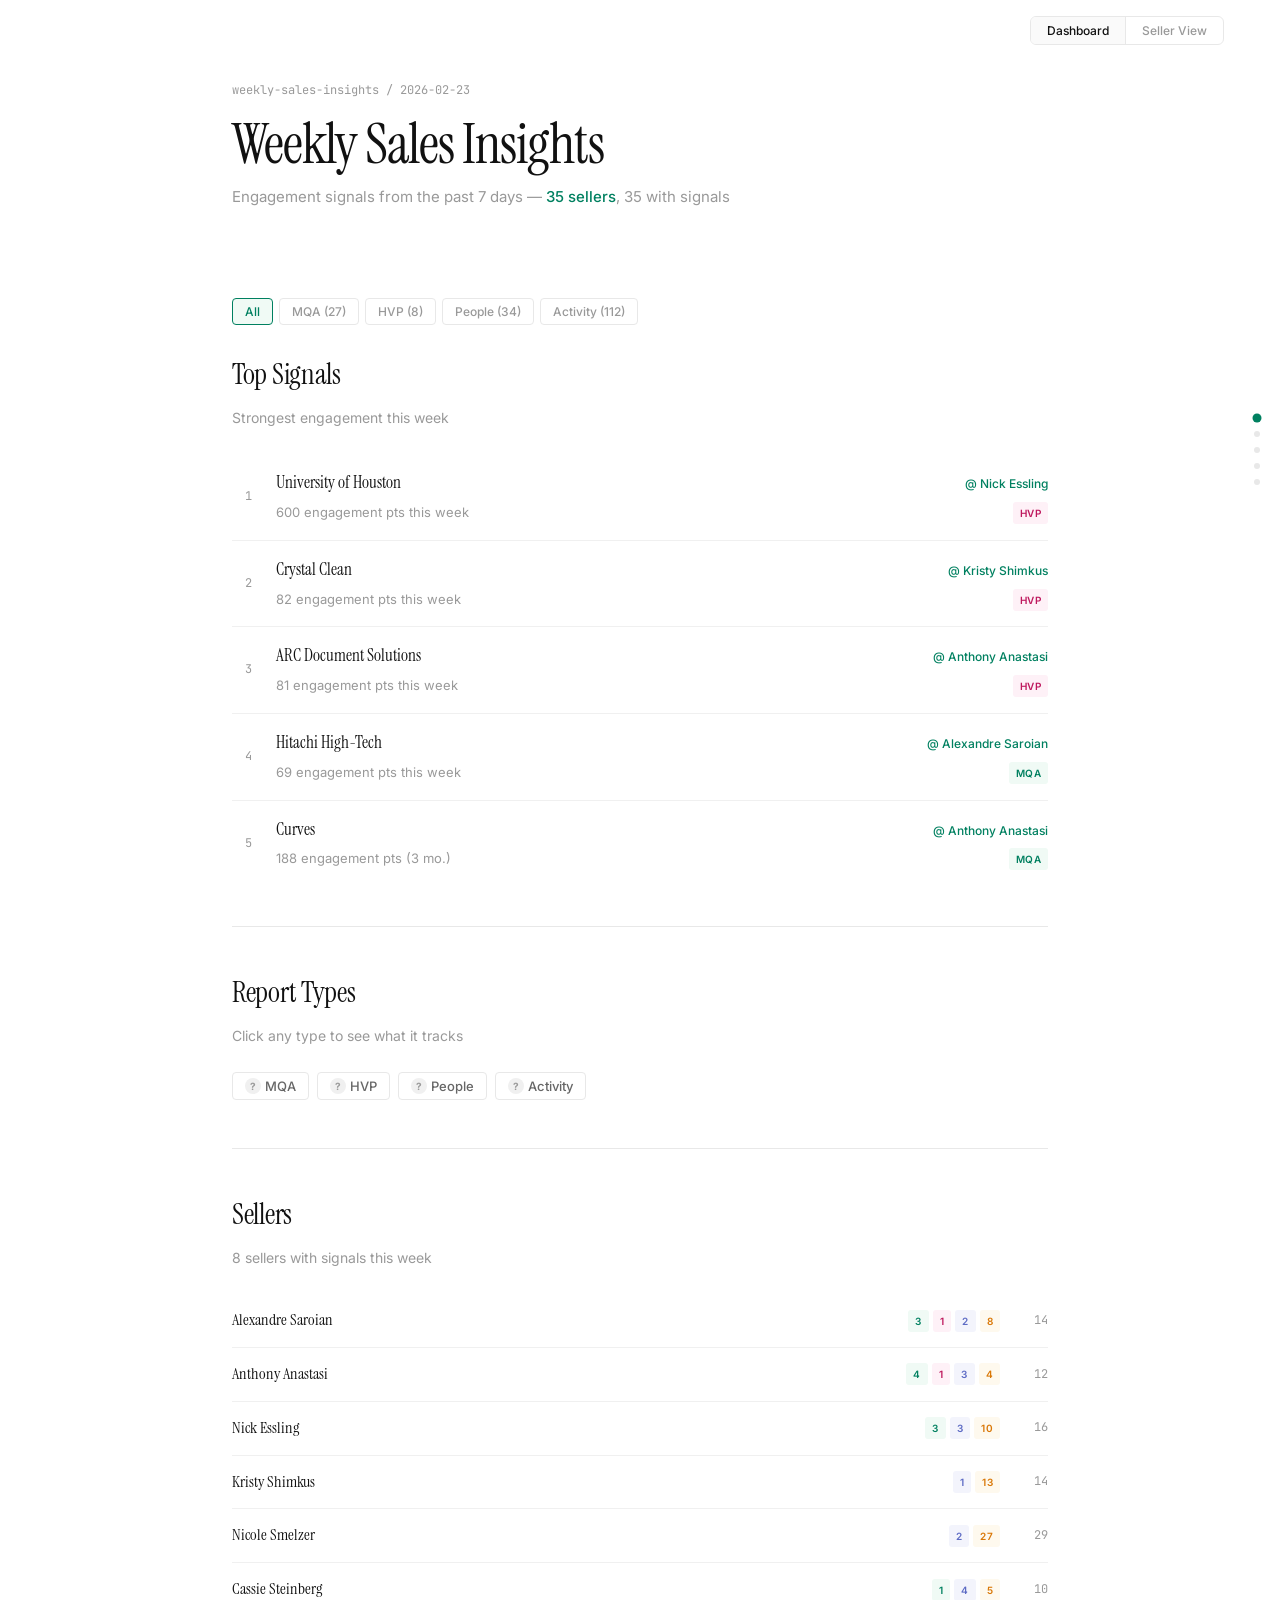
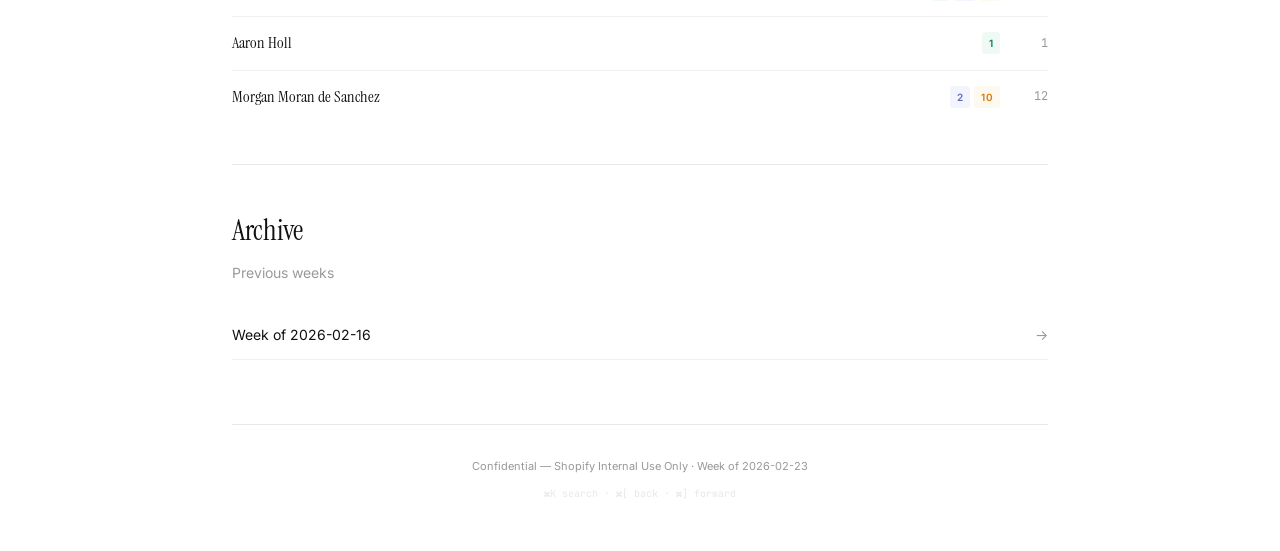
<file: site/design-v3.html>
<!DOCTYPE html>
<html lang="en">
<head>
<meta charset="UTF-8">
<meta name="viewport" content="width=device-width, initial-scale=1.0">
<title>V3 — Clean &amp; Minimal | Weekly Sales Insights</title>
<link rel="preconnect" href="https://fonts.googleapis.com">
<link rel="preconnect" href="https://fonts.gstatic.com" crossorigin>
<link href="https://fonts.googleapis.com/css2?family=Inter:wght@300;400;500;600;700&family=Instrument+Serif:ital@0;1&family=JetBrains+Mono:wght@400;500&display=swap" rel="stylesheet">
<style>
:root {
  --bg: #ffffff;
  --bg-hover: #fafafa;
  --accent: #008060;
  --accent-light: #f0faf5;
  --accent2: #5c6ac4;
  --accent2-light: #f3f4fc;
  --warm: #d97706;
  --warm-light: #fef9ee;
  --rose: #be185d;
  --rose-light: #fef1f7;
  --text-1: #111111;
  --text-2: #666666;
  --text-3: #999999;
  --border: #e8e8e8;
  --border-light: #f0f0f0;
  --font: 'Inter', -apple-system, sans-serif;
  --font-serif: 'Instrument Serif', Georgia, serif;
  --font-mono: 'JetBrains Mono', monospace;
  --max-w: 880px;
  --radius: 8px;
}

*, *::before, *::after { margin: 0; padding: 0; box-sizing: border-box; }
html { scroll-behavior: smooth; }
body {
  font-family: var(--font);
  background: var(--bg);
  color: var(--text-1);
  font-size: 16px;
  line-height: 1.8;
  -webkit-font-smoothing: antialiased;
  overflow-x: hidden;
}

/* Nav dots — side navigation */
.nav-dots {
  position: fixed; right: 20px; top: 50%; transform: translateY(-50%);
  z-index: 200; display: flex; flex-direction: column; gap: 10px;
}
.nav-dot {
  width: 6px; height: 6px; border-radius: 50%;
  background: var(--border); border: none; cursor: pointer;
  transition: all .2s;
}
.nav-dot:hover, .nav-dot.active { background: var(--accent); transform: scale(1.5); }

/* Progress — thin top line */
.progress-track {
  position: fixed; top: 0; left: 0; right: 0; height: 2px;
  background: transparent; z-index: 300;
}
.progress-fill { height: 100%; width: 0%; background: var(--accent); transition: width 60ms linear; }

/* Toggle */
.view-toggle {
  position: fixed; top: 16px; right: 56px; z-index: 200;
  display: flex; background: var(--bg); border: 1px solid var(--border);
  border-radius: 6px; overflow: hidden;
}
.toggle-btn {
  font-family: var(--font); font-size: 12px; font-weight: 500;
  padding: 6px 16px; border: none; background: transparent;
  color: var(--text-3); cursor: pointer; transition: all .15s;
}
.toggle-btn:first-child { border-right: 1px solid var(--border); }
.toggle-btn.active { color: var(--text-1); background: var(--bg-hover); }

.wrap { max-width: var(--max-w); margin: 0 auto; padding: 0 32px; }

/* ── HERO ── */
.hero {
  padding: 80px 32px 48px; max-width: var(--max-w); margin: 0 auto;
}
.hero-kicker {
  font-family: var(--font-mono); font-size: 12px; color: var(--text-3);
  margin-bottom: 12px;
}
.hero h1 {
  font-family: var(--font-serif); font-weight: 400;
  font-size: clamp(2.5rem, 5vw, 3.5rem); line-height: 1.1;
  color: var(--text-1); letter-spacing: -.02em;
}
.hero .sub {
  font-size: 15px; color: var(--text-3); margin-top: 8px; font-weight: 400;
}
.hero .sub strong { color: var(--accent); font-weight: 500; }

.hero-personal { padding: 64px 32px 40px; }
.hero-personal .breadcrumb {
  font-size: 13px; color: var(--text-3); margin-bottom: 12px;
}
.hero-personal .breadcrumb a {
  color: var(--text-3); transition: color .15s; text-decoration: none;
}
.hero-personal .breadcrumb a:hover { color: var(--accent); }
.hero-personal h1 { font-size: clamp(2rem, 4vw, 3rem); }

/* ── SECTIONS ── */
.section { padding: 40px 0; border-top: 1px solid var(--border); }
.section:first-of-type { border-top: none; }
.section-head {
  font-family: var(--font-serif); font-size: clamp(1.4rem, 2.5vw, 1.8rem);
  font-weight: 400; color: var(--text-1); margin-bottom: 4px;
  letter-spacing: -.01em;
}
.section-sub {
  font-size: 14px; color: var(--text-3); margin-bottom: 24px;
}

/* ── FILTER BAR ── */
.filter-bar {
  display: flex; flex-wrap: wrap; gap: 6px; margin-bottom: 24px;
}
.filter-tag {
  font-family: var(--font); font-size: 12px; font-weight: 500;
  padding: 5px 12px; border: 1px solid var(--border);
  border-radius: 4px; background: transparent;
  color: var(--text-3); cursor: pointer; transition: all .15s;
}
.filter-tag:hover { border-color: var(--accent); color: var(--accent); }
.filter-tag.active { border-color: var(--accent); color: var(--accent); background: var(--accent-light); }

/* ── TOP SIGNALS — list style ── */
.top-list { list-style: none; }
.top-item {
  display: grid; grid-template-columns: 32px 1fr auto;
  gap: 12px; align-items: center;
  padding: 14px 0; border-bottom: 1px solid var(--border-light);
  transition: background .15s;
}
.top-item:hover { background: var(--bg-hover); margin: 0 -12px; padding-left: 12px; padding-right: 12px; }
.top-item:last-child { border-bottom: none; }
.top-num {
  font-family: var(--font-mono); font-size: 12px; color: var(--text-3);
  text-align: center;
}
.top-info {}
.top-title {
  font-family: var(--font-serif); font-size: 17px; font-weight: 400;
  color: var(--text-1); line-height: 1.3;
}
.top-meta { font-size: 13px; color: var(--text-3); }
.top-right { text-align: right; }
.top-owner {
  font-size: 12px; color: var(--accent); font-weight: 500;
  cursor: pointer; transition: color .15s;
}
.top-owner:hover { text-decoration: underline; }
.top-type {
  display: inline-block; padding: 2px 7px; border-radius: 3px;
  font-size: 10px; font-weight: 600; text-transform: uppercase;
  letter-spacing: .5px; margin-top: 2px;
}
.type-mqa { background: var(--accent-light); color: var(--accent); }
.type-hvp { background: var(--rose-light); color: var(--rose); }
.type-people { background: var(--accent2-light); color: var(--accent2); }
.type-activity { background: var(--warm-light); color: var(--warm); }

/* ── DEFINITIONS — tooltip popovers ── */
.defs-row {
  display: flex; flex-wrap: wrap; gap: 8px; margin-bottom: 8px;
}
.def-trigger {
  display: inline-flex; align-items: center; gap: 4px;
  font-family: var(--font); font-size: 13px; font-weight: 500;
  padding: 5px 12px; border: 1px solid var(--border);
  border-radius: 4px; background: transparent;
  color: var(--text-2); cursor: pointer; transition: all .15s;
}
.def-trigger:hover { border-color: var(--accent); color: var(--accent); }
.def-trigger .q {
  display: inline-flex; align-items: center; justify-content: center;
  width: 16px; height: 16px; border-radius: 50%; font-size: 10px;
  font-weight: 700; background: var(--border-light); color: var(--text-3);
}
.def-popover {
  display: none; background: var(--bg); border: 1px solid var(--border);
  border-radius: var(--radius); padding: 16px 20px;
  font-size: 14px; color: var(--text-2); line-height: 1.75;
  margin-bottom: 20px; box-shadow: 0 4px 16px rgba(0,0,0,.05);
}
.def-popover.open { display: block; }
.def-popover-title {
  font-family: var(--font-serif); font-size: 16px;
  color: var(--text-1); margin-bottom: 6px;
}

/* ── SELLER GRID — compact list ── */
.sellers-list { list-style: none; }
.seller-row {
  display: grid; grid-template-columns: 1fr auto auto;
  gap: 16px; align-items: center;
  padding: 12px 0; border-bottom: 1px solid var(--border-light);
  cursor: pointer; transition: all .15s;
}
.seller-row:hover { background: var(--bg-hover); margin: 0 -12px; padding-left: 12px; padding-right: 12px; }
.seller-row:last-child { border-bottom: none; }
.seller-name {
  font-family: var(--font-serif); font-size: 16px; font-weight: 400;
  color: var(--text-1);
}
.seller-pills { display: flex; gap: 4px; }
.pill {
  display: inline-block; padding: 2px 7px; border-radius: 3px;
  font-size: 10px; font-weight: 600; text-transform: uppercase; letter-spacing: .5px;
}
.pill-mqa { background: var(--accent-light); color: var(--accent); }
.pill-hvp { background: var(--rose-light); color: var(--rose); }
.pill-people { background: var(--accent2-light); color: var(--accent2); }
.pill-activity { background: var(--warm-light); color: var(--warm); }
.seller-count {
  font-family: var(--font-mono); font-size: 12px; color: var(--text-3); min-width: 32px; text-align: right;
}

/* ── STAT CELLS ── */
.stats-row {
  display: grid; grid-template-columns: repeat(4, 1fr); gap: 1px;
  background: var(--border); border-radius: var(--radius); overflow: hidden;
  margin-bottom: 40px;
}
.stat-cell {
  background: var(--bg); padding: 28px 16px; text-align: center;
}
.stat-num {
  font-family: var(--font-mono); font-size: 36px; font-weight: 700;
  letter-spacing: -1px; line-height: 1;
}
.stat-num-mqa { color: var(--accent); }
.stat-num-hvp { color: var(--rose); }
.stat-num-people { color: var(--accent2); }
.stat-num-activity { color: var(--warm); }
.stat-label { font-size: 12px; color: var(--text-3); margin-top: 6px; font-weight: 500; }

/* ── DATA TABLES ── */
.signal-section { margin-bottom: 36px; }
.signal-heading {
  font-family: var(--font-serif); font-size: 18px; font-weight: 400;
  display: flex; align-items: center; gap: 8px; margin-bottom: 4px;
}
.signal-desc { font-size: 13px; color: var(--text-3); margin-bottom: 12px; }
.badge {
  display: inline-block; padding: 2px 7px; border-radius: 3px;
  font-size: 10px; font-weight: 600; text-transform: uppercase; letter-spacing: .5px;
}
.badge-mqa { background: var(--accent-light); color: var(--accent); }
.badge-hvp { background: var(--rose-light); color: var(--rose); }
.badge-people { background: var(--accent2-light); color: var(--accent2); }
.badge-activity { background: var(--warm-light); color: var(--warm); }

.data-table {
  width: 100%; border-collapse: collapse; font-size: 13px;
}
.data-table th {
  text-align: left; padding: 8px 12px;
  border-bottom: 1px solid var(--text-1);
  font-size: 11px; font-weight: 600; color: var(--text-2);
  text-transform: uppercase; letter-spacing: .04em;
}
.data-table td {
  padding: 10px 12px; border-bottom: 1px solid var(--border-light);
  vertical-align: top; line-height: 1.6; color: var(--text-1);
}
.data-table tr:last-child td { border-bottom: none; }
.data-table tr:hover td { background: var(--bg-hover); }

/* ── ARCHIVE ── */
.archive-item {
  display: flex; justify-content: space-between; align-items: center;
  padding: 12px 0; border-bottom: 1px solid var(--border-light);
  font-size: 14px; color: var(--text-1); cursor: pointer; transition: color .15s;
}
.archive-item:hover { color: var(--accent); }
.archive-item span:last-child { color: var(--text-3); }

/* ── IDENTITY NOTICE ── */
.identity-notice {
  font-size: 13px; color: var(--text-3); margin-bottom: 28px;
  padding: 8px 12px; border-left: 2px solid var(--accent);
}
.identity-notice a { color: var(--accent); font-weight: 500; }

/* ── FOOTER ── */
.footer {
  text-align: center; font-size: 11px; color: var(--text-3);
  padding: 32px 0 48px; border-top: 1px solid var(--border); margin-top: 24px;
}
.footer-keys {
  margin-top: 8px; font-family: var(--font-mono); font-size: 10px; color: var(--border);
}

/* ── ANIMATIONS ── */
.reveal { opacity: 0; transition: opacity .3s ease; }
.reveal.visible { opacity: 1; }

@media (prefers-reduced-motion: reduce) {
  .reveal { transition: none !important; opacity: 1 !important; }
}

@media (max-width: 700px) {
  .stats-row { grid-template-columns: repeat(2, 1fr); }
  .nav-dots { display: none; }
  .top-item { grid-template-columns: 24px 1fr; }
  .top-right { display: none; }
}
</style>
</head>
<body>

<div class="progress-track"><div class="progress-fill" id="progressFill"></div></div>

<div class="nav-dots" id="navDots">
  <button class="nav-dot active" title="Top"></button>
  <button class="nav-dot" title="Signals"></button>
  <button class="nav-dot" title="Reports"></button>
  <button class="nav-dot" title="Sellers"></button>
  <button class="nav-dot" title="Archive"></button>
</div>

<div class="view-toggle">
  <button class="toggle-btn active" id="togMaster">Dashboard</button>
  <button class="toggle-btn" id="togSeller">Seller View</button>
</div>

<div id="masterView"></div>
<div id="personalView" style="display:none"></div>

<script>
(function() {
'use strict';

var SELLERS = [
  { id:'alexandre_saroian', name:'Alexandre Saroian', mqa:3, hvp:1, people:2, activity:8, total:14 },
  { id:'anthony_anastasi', name:'Anthony Anastasi', mqa:4, hvp:1, people:3, activity:4, total:12 },
  { id:'nick_essling', name:'Nick Essling', mqa:3, hvp:0, people:3, activity:10, total:16 },
  { id:'kristy_shimkus', name:'Kristy Shimkus', mqa:0, hvp:0, people:1, activity:13, total:14 },
  { id:'nicole_smelzer', name:'Nicole Smelzer', mqa:0, hvp:0, people:2, activity:27, total:29 },
  { id:'cassie_steinberg', name:'Cassie Steinberg', mqa:1, hvp:0, people:4, activity:5, total:10 },
  { id:'aaron_holl', name:'Aaron Holl', mqa:1, hvp:0, people:0, activity:0, total:1 },
  { id:'morgan_sanchez', name:'Morgan Moran de Sanchez', mqa:0, hvp:0, people:2, activity:10, total:12 }
];

var HIGHLIGHTS = [
  { type:'hvp', title:'University of Houston', sub:'600 engagement pts this week', owner:'Nick Essling' },
  { type:'hvp', title:'Crystal Clean', sub:'82 engagement pts this week', owner:'Kristy Shimkus' },
  { type:'hvp', title:'ARC Document Solutions', sub:'81 engagement pts this week', owner:'Anthony Anastasi' },
  { type:'mqa', title:'Hitachi High-Tech', sub:'69 engagement pts this week', owner:'Alexandre Saroian' },
  { type:'mqa', title:'Curves', sub:'188 engagement pts (3 mo.)', owner:'Anthony Anastasi' }
];

var SIGNAL_TYPES = {
  mqa: { label:'Accounts Moved to MQA', short:'MQA',
    desc:'A Marketing Qualified Account (MQA) crossed a significant engagement threshold through marketing activity \u2014 not sales outreach. These accounts have had zero sales engagement in the last 30 days.' },
  hvp: { label:'High-Value Page Visits', short:'HVP',
    desc:'Accounts that had a Closed Lost opportunity in the last 12 months but are back visiting Shopify Plus pages this week.' },
  new_people: { label:'Newly Engaged People', short:'People',
    desc:'Brand-new contacts from target buying-committee titles who engaged with Shopify for the first time ever this week.' },
  activity: { label:'Activity Details', short:'Activity',
    desc:'The specific activities (webinars, events, email clicks) that drove engagement from newly engaged people.' }
};

var SAMPLE_SIGNALS = {
  mqa: [
    { account:'Dormer Pramet', grade:'D', stage:'MQA', engagement:'39', keywords:'', priority:'D2C - Medium' },
    { account:'William Grant & Sons', grade:'C', stage:'MQA', engagement:'105', keywords:'retail', priority:'D2C - Low' },
    { account:'Hilton Foods', grade:'C', stage:'MQA', engagement:'40', keywords:'retail', priority:'D2C - Low' }
  ],
  hvp: [{ account:'Hitachi High-Tech', grade:'A', stage:'MQA', engagement:'69', keywords:'retail', priority:'D2C - Low' }],
  new_people: [
    { account:'Lyreco UK', name:'Thomas Hodgetts', title:'Manager, Digital Marketing', email:'thomas.hodgetts@lyreco.com', engagement:'0.1' },
    { account:'UK Greetings', name:'Suki Nandhra', title:'Manager, eCommerce Trading', email:'suki.nandhra@ukgreetings.co.uk', engagement:'16.6' }
  ],
  activity: [
    { account:'UK Greetings', name:'Suki Nandhra', title:'Manager, eCommerce Trading', category:'High Intent Lead Capture', details:'2023-Retail-ContactUs' },
    { account:'UK Greetings', name:'Suki Nandhra', title:'Manager, eCommerce Trading', category:'All Others', details:'The easiest way to get started with Shopify POS' },
    { account:'UK Greetings', name:'Suki Nandhra', title:'Manager, eCommerce Trading', category:'All Others', details:'Start setting up your store' },
    { account:'Lyreco UK', name:'Thomas Hodgetts', title:'Manager, Digital Marketing', category:'All Others', details:'Quick question' }
  ]
};

function esc(s) { return s == null ? '' : String(s).replace(/&/g,'&amp;').replace(/</g,'&lt;').replace(/>/g,'&gt;'); }
var $ = function(s) { return document.querySelector(s); };
var $$ = function(s) { return document.querySelectorAll(s); };

var typeCls = { hvp:'type-hvp', mqa:'type-mqa', new_people:'type-people', activity:'type-activity' };

function renderMaster() {
  var html = '';

  html += '<div class="hero">';
  html += '<div class="hero-kicker">weekly-sales-insights / 2026-02-23</div>';
  html += '<h1>Weekly Sales Insights</h1>';
  html += '<div class="sub">Engagement signals from the past 7 days \u2014 <strong>35 sellers</strong>, 35 with signals</div>';
  html += '</div>';

  // Filters
  html += '<div class="wrap"><div class="section" id="sec-filters">';
  html += '<div class="filter-bar">';
  html += '<button class="filter-tag active">All</button>';
  html += '<button class="filter-tag">MQA (27)</button>';
  html += '<button class="filter-tag">HVP (8)</button>';
  html += '<button class="filter-tag">People (34)</button>';
  html += '<button class="filter-tag">Activity (112)</button>';
  html += '</div>';

  // Top Signals
  html += '<div class="section-head reveal">Top Signals</div>';
  html += '<div class="section-sub reveal">Strongest engagement this week</div>';
  html += '<ul class="top-list">';
  HIGHLIGHTS.forEach(function(h, i) {
    html += '<li class="top-item reveal">';
    html += '<span class="top-num">' + (i+1) + '</span>';
    html += '<span class="top-info"><span class="top-title">' + esc(h.title) + '</span><br><span class="top-meta">' + esc(h.sub) + '</span></span>';
    html += '<span class="top-right"><span class="top-owner">@ ' + esc(h.owner) + '</span><br><span class="top-type ' + (typeCls[h.type] || '') + '">' + esc(h.type) + '</span></span>';
    html += '</li>';
  });
  html += '</ul></div>';

  // Definitions
  html += '<div class="section" id="sec-defs">';
  html += '<div class="section-head reveal">Report Types</div>';
  html += '<div class="section-sub reveal">Click any type to see what it tracks</div>';
  html += '<div class="defs-row reveal">';
  ['mqa','hvp','new_people','activity'].forEach(function(t) {
    html += '<button class="def-trigger" data-def="' + t + '"><span class="q">?</span> ' + esc(SIGNAL_TYPES[t].short) + '</button>';
  });
  html += '</div>';
  ['mqa','hvp','new_people','activity'].forEach(function(t) {
    html += '<div class="def-popover" id="def-' + t + '">';
    html += '<div class="def-popover-title">' + esc(SIGNAL_TYPES[t].label) + '</div>';
    html += esc(SIGNAL_TYPES[t].desc);
    html += '</div>';
  });
  html += '</div>';

  // Sellers
  html += '<div class="section" id="sec-sellers">';
  html += '<div class="section-head reveal">Sellers</div>';
  html += '<div class="section-sub reveal">' + SELLERS.length + ' sellers with signals this week</div>';
  html += '<ul class="sellers-list">';
  SELLERS.forEach(function(s) {
    html += '<li class="seller-row reveal" data-seller="' + s.id + '">';
    html += '<span class="seller-name">' + esc(s.name) + '</span>';
    html += '<span class="seller-pills">';
    if (s.mqa > 0) html += '<span class="pill pill-mqa">' + s.mqa + '</span>';
    if (s.hvp > 0) html += '<span class="pill pill-hvp">' + s.hvp + '</span>';
    if (s.people > 0) html += '<span class="pill pill-people">' + s.people + '</span>';
    if (s.activity > 0) html += '<span class="pill pill-activity">' + s.activity + '</span>';
    html += '</span>';
    html += '<span class="seller-count">' + s.total + '</span>';
    html += '</li>';
  });
  html += '</ul></div>';

  // Archive
  html += '<div class="section" id="sec-archive">';
  html += '<div class="section-head reveal">Archive</div>';
  html += '<div class="section-sub reveal">Previous weeks</div>';
  html += '<div class="archive-item reveal"><span>Week of 2026-02-16</span><span>&rarr;</span></div>';
  html += '</div>';

  html += '<div class="footer">Confidential \u2014 Shopify Internal Use Only \u00B7 Week of 2026-02-23';
  html += '<div class="footer-keys">\u2318K search \u00B7 \u2318[ back \u00B7 \u2318] forward</div>';
  html += '</div>';

  html += '</div>';

  $('#masterView').innerHTML = html;
  bindMasterEvents();
  initReveal();
}

function renderPersonal() {
  var html = '';

  html += '<div class="hero hero-personal">';
  html += '<div class="breadcrumb"><a href="#" id="backBtn">Dashboard</a> / Alexandre Saroian</div>';
  html += '<h1>Alexandre Saroian</h1>';
  html += '<div class="sub">Week of <strong>February 23, 2026</strong> \u2014 14 total signals</div>';
  html += '</div>';

  html += '<div class="wrap" style="padding-top:32px;padding-bottom:48px;">';

  html += '<div class="identity-notice">Viewing as Alexandre Saroian. <a href="#" id="clearId">Switch view</a></div>';

  // Stats
  html += '<div class="stats-row reveal">';
  var stats = [
    { num:3, label:'MQA', cls:'mqa' },
    { num:1, label:'HVP', cls:'hvp' },
    { num:2, label:'People', cls:'people' },
    { num:8, label:'Activity', cls:'activity' }
  ];
  stats.forEach(function(s) {
    html += '<div class="stat-cell"><div class="stat-num stat-num-' + s.cls + '">' + s.num + '</div><div class="stat-label">' + s.label + '</div></div>';
  });
  html += '</div>';

  function renderTable(type, headers, rows) {
    var st = SIGNAL_TYPES[type];
    var cls = type === 'new_people' ? 'people' : type;
    html += '<div class="signal-section reveal">';
    html += '<div class="signal-heading"><span class="badge badge-' + cls + '">' + esc(st.short) + '</span> ' + esc(st.label) + '</div>';
    html += '<div class="signal-desc">' + esc(st.desc) + '</div>';
    html += '<table class="data-table"><thead><tr>';
    headers.forEach(function(h) { html += '<th>' + esc(h) + '</th>'; });
    html += '</tr></thead><tbody>';
    rows.forEach(function(r) {
      html += '<tr>';
      r.forEach(function(c) { html += '<td>' + esc(c) + '</td>'; });
      html += '</tr>';
    });
    html += '</tbody></table></div>';
  }

  renderTable('mqa', ['Account','Grade','Stage','Engagement','Keywords','Priority'],
    SAMPLE_SIGNALS.mqa.map(function(r) { return [r.account,r.grade,r.stage,r.engagement,r.keywords,r.priority]; }));
  renderTable('hvp', ['Account','Grade','Stage','Engagement','Keywords','Priority'],
    SAMPLE_SIGNALS.hvp.map(function(r) { return [r.account,r.grade,r.stage,r.engagement,r.keywords,r.priority]; }));
  renderTable('new_people', ['Account','Name','Title','Email','Engagement'],
    SAMPLE_SIGNALS.new_people.map(function(r) { return [r.account,r.name,r.title,r.email,r.engagement]; }));
  renderTable('activity', ['Account','Name','Title','Category','Details'],
    SAMPLE_SIGNALS.activity.map(function(r) { return [r.account,r.name,r.title,r.category,r.details]; }));

  html += '<div class="footer">Confidential \u2014 Shopify Internal Use Only \u00B7 Week of 2026-02-23</div>';
  html += '</div>';

  $('#personalView').innerHTML = html;
  $('#backBtn').addEventListener('click', function(e) { e.preventDefault(); switchView('master'); });
  $('#clearId').addEventListener('click', function(e) { e.preventDefault(); switchView('master'); });
  initReveal();
}

function bindMasterEvents() {
  $$('.seller-row').forEach(function(el) {
    el.addEventListener('click', function() { switchView('seller'); });
  });
  $$('.top-owner').forEach(function(el) {
    el.addEventListener('click', function() { switchView('seller'); });
  });
  $$('.filter-tag').forEach(function(b) {
    b.addEventListener('click', function() {
      $$('.filter-tag').forEach(function(x) { x.classList.remove('active'); });
      this.classList.add('active');
    });
  });
  $$('.def-trigger').forEach(function(btn) {
    btn.addEventListener('click', function() {
      var t = this.dataset.def;
      var pop = document.getElementById('def-' + t);
      var isOpen = pop.classList.contains('open');
      $$('.def-popover').forEach(function(p) { p.classList.remove('open'); });
      if (!isOpen) pop.classList.add('open');
    });
  });
}

function switchView(view) {
  if (view === 'seller') {
    renderPersonal();
    $('#masterView').style.display = 'none';
    $('#personalView').style.display = 'block';
    $('#togMaster').classList.remove('active');
    $('#togSeller').classList.add('active');
  } else {
    renderMaster();
    $('#personalView').style.display = 'none';
    $('#masterView').style.display = 'block';
    $('#togSeller').classList.remove('active');
    $('#togMaster').classList.add('active');
  }
  window.scrollTo(0, 0);
}

function initReveal() {
  function check() {
    document.querySelectorAll('.reveal:not(.visible)').forEach(function(el) {
      if (el.getBoundingClientRect().top < window.innerHeight * 0.95) el.classList.add('visible');
    });
  }
  check(); setTimeout(check, 100); setTimeout(check, 300);
  window.addEventListener('scroll', check, { passive: true });
}

window.addEventListener('scroll', function() {
  var fill = document.getElementById('progressFill');
  if (!fill) return;
  var pct = window.scrollY / (document.documentElement.scrollHeight - window.innerHeight) * 100;
  fill.style.width = Math.min(pct, 100) + '%';
}, { passive: true });

$('#togMaster').addEventListener('click', function() { switchView('master'); });
$('#togSeller').addEventListener('click', function() { switchView('seller'); });

renderMaster();

})();
</script>
</body>
</html>
</file>
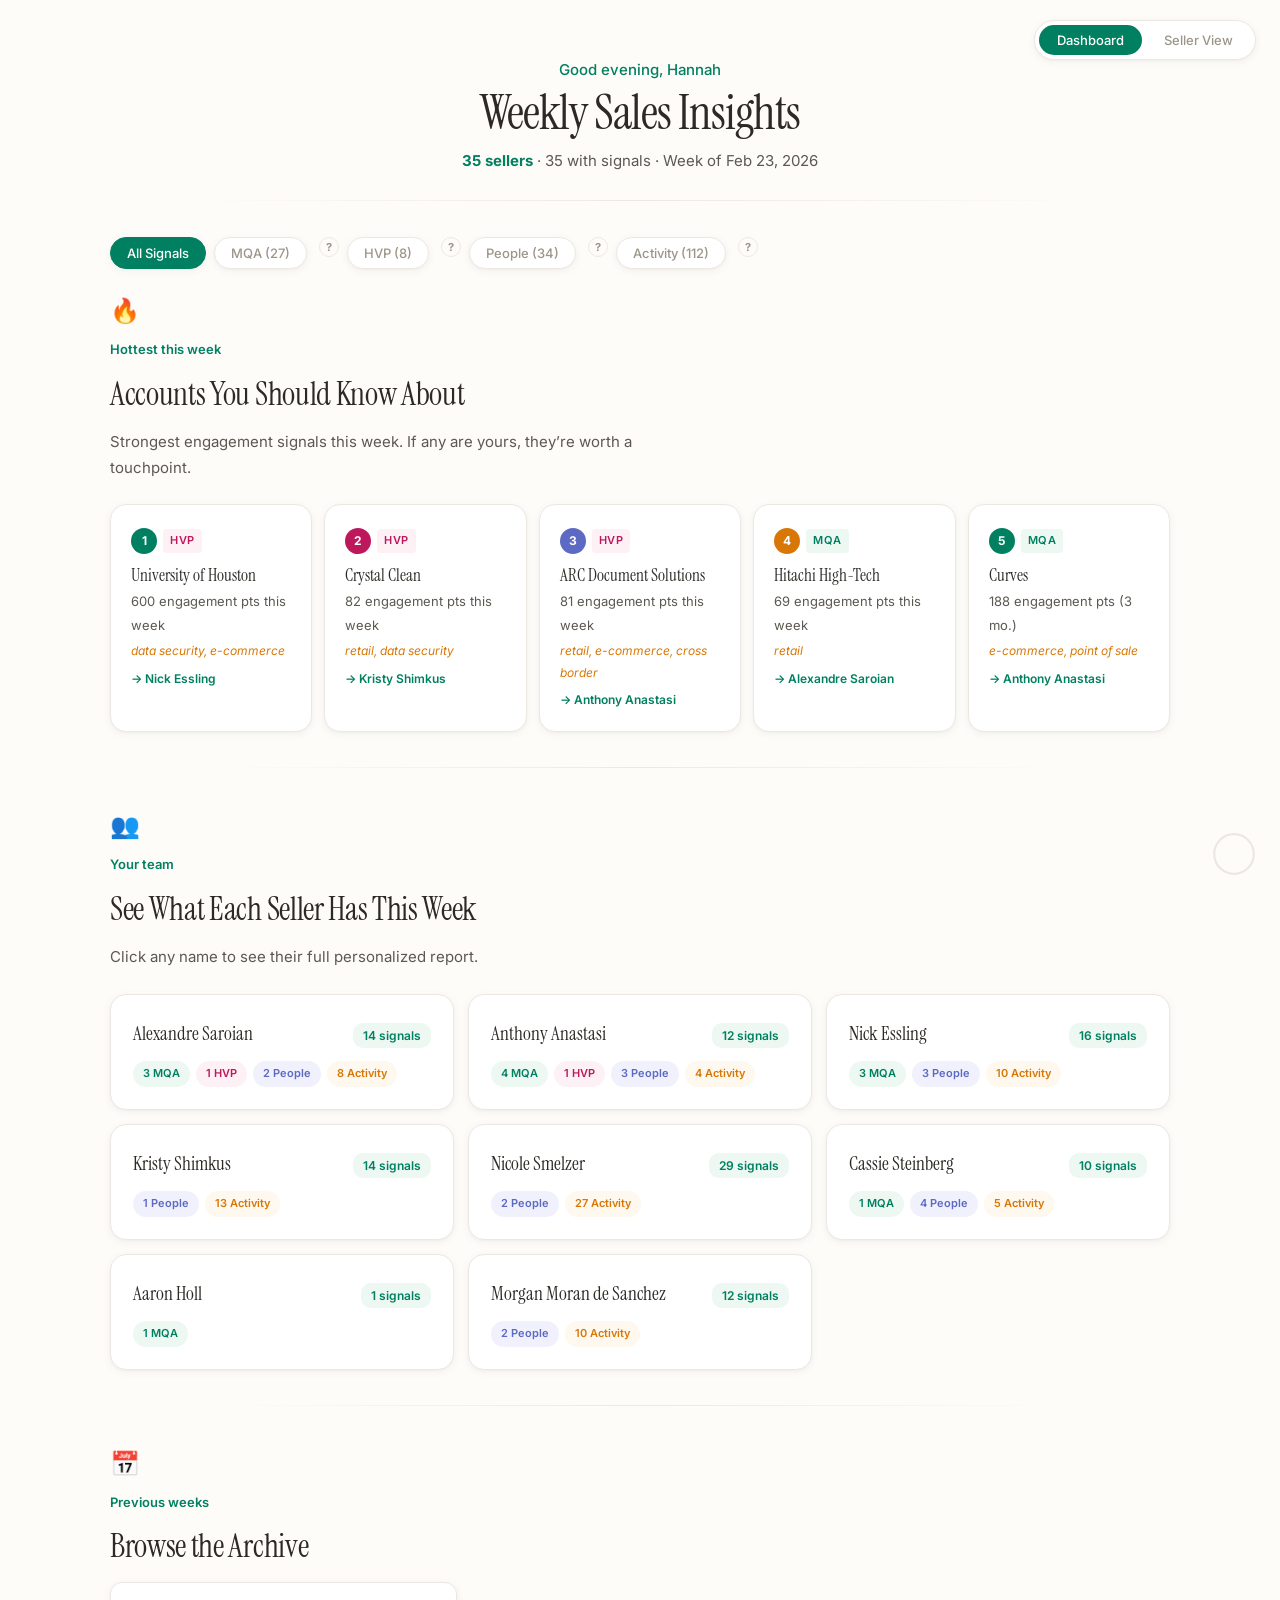
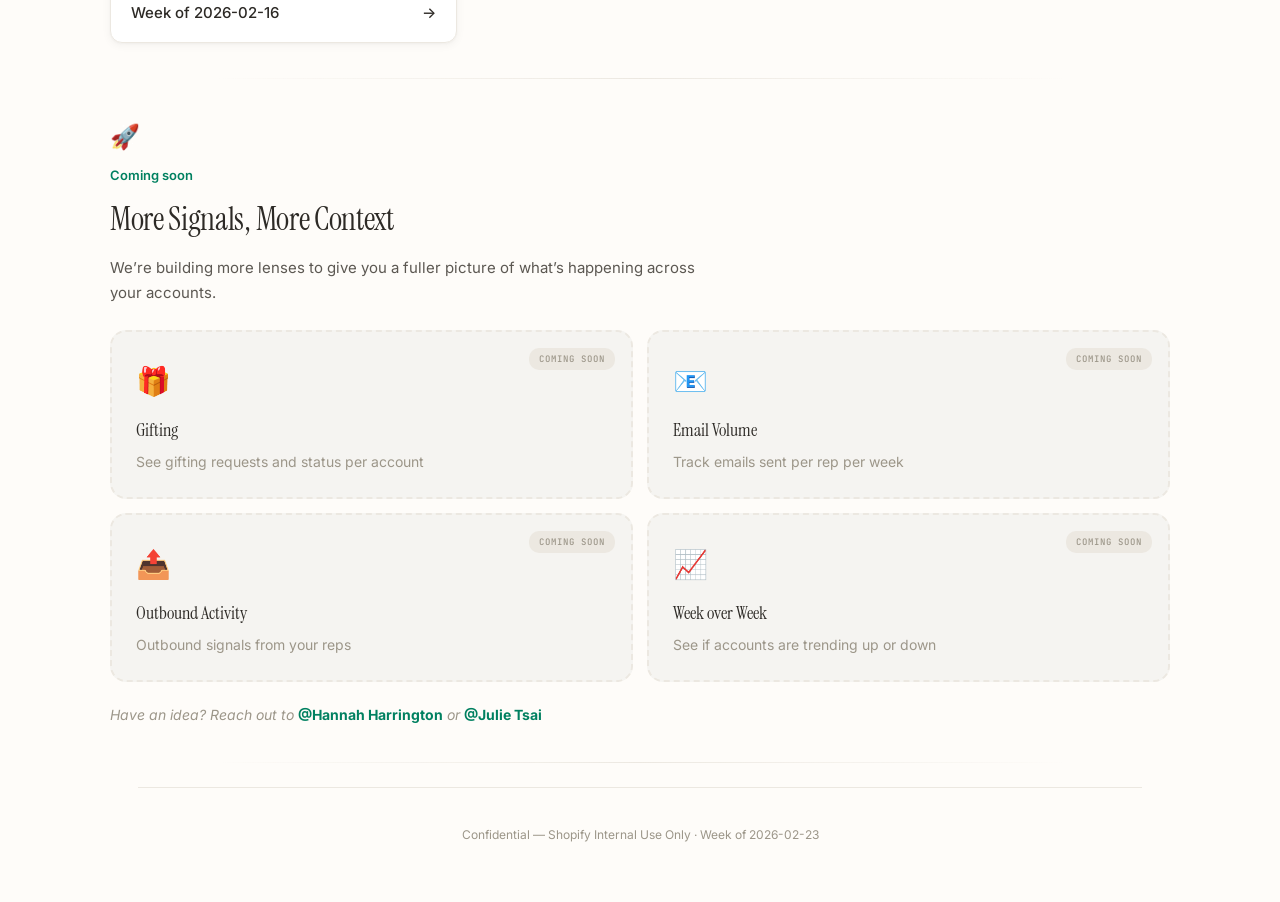
<file: site/design-v4.html>
<!DOCTYPE html>
<html lang="en">
<head>
<meta charset="UTF-8">
<meta name="viewport" content="width=device-width, initial-scale=1.0">
<title>V4 — Warm &amp; Human | Weekly Sales Insights</title>
<link rel="preconnect" href="https://fonts.googleapis.com">
<link rel="preconnect" href="https://fonts.gstatic.com" crossorigin>
<link href="https://fonts.googleapis.com/css2?family=Inter:wght@300;400;500;600;700&family=Instrument+Serif:ital@0;1&family=JetBrains+Mono:wght@400;500&display=swap" rel="stylesheet">
<style>
:root {
  --bg: #fefcf9;
  --bg-card: #ffffff;
  --bg-muted: #f5f4f1;
  --accent: #008060;
  --accent-light: #edf8f3;
  --accent-soft: #b8e6d0;
  --accent2: #5c6ac4;
  --accent2-light: #f0f1fc;
  --accent2-soft: #c8ccf0;
  --warm: #d97706;
  --warm-light: #fef8ee;
  --warm-soft: #fcd980;
  --rose: #be185d;
  --rose-light: #fef1f6;
  --rose-soft: #f5b8d4;
  --text-1: #2d2a26;
  --text-2: #5c5852;
  --text-3: #9c9689;
  --border: #ece8e1;
  --shadow: 0 2px 10px rgba(45,42,38,.05), 0 1px 3px rgba(45,42,38,.04);
  --shadow-lg: 0 8px 28px rgba(45,42,38,.08), 0 4px 10px rgba(45,42,38,.04);
  --shadow-warm: 0 4px 16px rgba(217,119,6,.06);
  --font: 'Inter', -apple-system, sans-serif;
  --font-serif: 'Instrument Serif', Georgia, serif;
  --font-mono: 'JetBrains Mono', monospace;
  --max-w: 1060px;
  --radius: 16px;
  --radius-sm: 12px;
}

*, *::before, *::after { margin: 0; padding: 0; box-sizing: border-box; }
html { scroll-behavior: smooth; }
body {
  font-family: var(--font);
  background: var(--bg);
  color: var(--text-1);
  font-size: 16px;
  line-height: 1.8;
  -webkit-font-smoothing: antialiased;
  overflow-x: hidden;
}

.progress-ring-wrap {
  position: fixed; bottom: 24px; right: 24px; z-index: 200;
  width: 44px; height: 44px;
}
.progress-ring { transform: rotate(-90deg); }
.progress-ring-bg { stroke: var(--border); }
.progress-ring-fill {
  stroke: var(--accent); stroke-dasharray: 113; stroke-dashoffset: 113;
  transition: stroke-dashoffset 80ms linear;
}

.view-toggle {
  position: fixed; top: 20px; right: 24px; z-index: 200;
  display: flex; gap: 4px; background: var(--bg-card);
  border: 1px solid var(--border); border-radius: 28px;
  padding: 4px; box-shadow: var(--shadow);
}
.toggle-btn {
  font-family: var(--font); font-size: 13px; font-weight: 500;
  padding: 7px 18px; border: none; border-radius: 24px;
  background: transparent; color: var(--text-3); cursor: pointer;
  transition: all .25s ease;
}
.toggle-btn.active { background: var(--accent); color: #fff; }

.wrap { max-width: var(--max-w); margin: 0 auto; padding: 0 28px; }

/* ── MASTER HERO (compact) ── */
.hero-compact {
  text-align: center; padding: 56px 28px 28px; position: relative;
}
.hero-compact::after {
  content: ''; position: absolute; bottom: 0; left: 15%; right: 15%;
  height: 1px; background: linear-gradient(90deg, transparent, var(--border), transparent);
}
.hero-compact .hero-greeting {
  font-family: var(--font); font-size: 15px; font-weight: 500;
  color: var(--accent); margin-bottom: 4px;
}
.hero-compact h1 {
  font-family: var(--font-serif); font-weight: 400;
  font-size: clamp(2rem, 5vw, 3rem); line-height: 1.1;
  color: var(--text-1); letter-spacing: -.02em;
}
.hero-compact .sub {
  font-size: 15px; color: var(--text-2); margin-top: 8px; font-weight: 400; line-height: 1.7;
}
.hero-compact .sub strong { color: var(--accent); }

/* ── PERSONAL HERO ── */
.hero-personal {
  text-align: center; padding: 28px 28px 36px; position: relative;
}
.hero-personal::before {
  content: ''; position: absolute; top: 20px; left: 50%; transform: translateX(-50%);
  width: 400px; height: 400px; border-radius: 50%;
  background: radial-gradient(circle,
    rgba(0,128,96,.07) 0%,
    rgba(92,106,196,.04) 30%,
    rgba(217,119,6,.03) 50%,
    transparent 70%);
  pointer-events: none;
}
.hero-personal::after {
  content: ''; position: absolute; bottom: 0; left: 15%; right: 15%;
  height: 1px; background: linear-gradient(90deg, transparent, var(--border), transparent);
}
.avatar {
  width: 72px; height: 72px; border-radius: 50%;
  background: linear-gradient(135deg, var(--accent-light), var(--accent-soft));
  display: flex; align-items: center; justify-content: center;
  font-family: var(--font-serif); font-size: 28px; color: var(--accent);
  margin: 0 auto 16px; box-shadow: 0 4px 20px rgba(0,128,96,.12);
}
.hero-personal h1 {
  font-family: var(--font-serif); font-weight: 400;
  font-size: clamp(2rem, 5vw, 3.2rem); color: var(--text-1);
  letter-spacing: -.02em;
}
.hero-personal .sub-personal {
  font-size: 16px; color: var(--text-2); margin-top: 10px; line-height: 1.7;
}
.hero-personal .sub-personal strong { color: var(--accent); font-weight: 600; }
.hero-personal .motivator {
  display: inline-block; margin-top: 14px; padding: 8px 20px;
  background: var(--accent-light); border-radius: 24px;
  font-size: 14px; font-weight: 500; color: var(--accent);
}

/* ── START HERE CALLOUT ── */
.start-here {
  background: var(--bg-card); border: 1px solid var(--border);
  border-left: 4px solid var(--accent); border-radius: 0 var(--radius-sm) var(--radius-sm) 0;
  padding: 24px 28px; margin-bottom: 36px;
  box-shadow: var(--shadow);
}
.start-here-label {
  font-family: var(--font-mono); font-size: 10px; letter-spacing: 2px;
  text-transform: uppercase; color: var(--accent); margin-bottom: 6px;
}
.start-here-title {
  font-family: var(--font-serif); font-size: 20px; font-weight: 400;
  color: var(--text-1); margin-bottom: 4px;
}
.start-here-body { font-size: 14px; color: var(--text-2); line-height: 1.7; }

/* ── SECTION HEADERS ── */
.section-wrap { padding: 36px 0; position: relative; }
.section-wrap::after {
  content: ''; position: absolute; bottom: 0; left: 10%; right: 10%;
  height: 1px; background: linear-gradient(90deg, transparent, var(--border), transparent);
}
.section-wrap:last-of-type::after { display: none; }
.section-emoji { font-size: 24px; margin-bottom: 6px; }
.section-kicker {
  font-family: var(--font); font-size: 13px; font-weight: 600;
  color: var(--accent); margin-bottom: 4px;
}
.section-head {
  font-family: var(--font-serif); font-size: clamp(1.5rem, 3vw, 2rem);
  font-weight: 400; color: var(--text-1); margin-bottom: 6px;
  letter-spacing: -.01em;
}
.section-deck {
  font-size: 15px; color: var(--text-2); line-height: 1.7;
  max-width: 600px; margin-bottom: 24px;
}

/* ── FILTER BAR ── */
.filter-bar {
  display: flex; flex-wrap: wrap; gap: 8px; margin-bottom: 20px;
}
.filter-tag {
  font-family: var(--font); font-size: 13px; font-weight: 500;
  padding: 7px 16px; border: 1px solid var(--border);
  border-radius: 24px; background: var(--bg-card);
  color: var(--text-3); cursor: pointer;
  transition: all .2s; box-shadow: var(--shadow);
}
.filter-tag:hover { border-color: var(--accent); color: var(--accent); }
.filter-tag.active { background: var(--accent); color: #fff; border-color: var(--accent); }

/* ── ? HELP BUTTON (next to signal labels) ── */
.help-btn {
  display: inline-flex; align-items: center; justify-content: center;
  width: 20px; height: 20px; border-radius: 50%;
  border: 1px solid var(--border); background: var(--bg);
  font-family: var(--font); font-size: 11px; font-weight: 700;
  color: var(--text-3); cursor: pointer; transition: all .15s;
  vertical-align: middle; margin-left: 4px;
}
.help-btn:hover { background: var(--accent-light); color: var(--accent); border-color: var(--accent); }

/* ── MODAL ── */
.modal-overlay {
  position: fixed; inset: 0; background: rgba(45,42,38,.35);
  backdrop-filter: blur(4px); z-index: 500;
  display: flex; align-items: center; justify-content: center;
  opacity: 0; pointer-events: none;
  transition: opacity .25s ease;
}
.modal-overlay.open { opacity: 1; pointer-events: auto; }
.modal-box {
  background: var(--bg-card); border-radius: var(--radius);
  padding: 32px 36px; max-width: 480px; width: 90%;
  box-shadow: 0 20px 60px rgba(0,0,0,.15);
  transform: translateY(12px) scale(.98);
  transition: transform .3s cubic-bezier(.16,1,.3,1);
}
.modal-overlay.open .modal-box { transform: translateY(0) scale(1); }
.modal-close {
  float: right; border: none; background: transparent;
  font-size: 20px; color: var(--text-3); cursor: pointer;
  padding: 0; line-height: 1; transition: color .15s;
}
.modal-close:hover { color: var(--text-1); }
.modal-badge { margin-bottom: 12px; }
.modal-title {
  font-family: var(--font-serif); font-size: 22px;
  font-weight: 400; color: var(--text-1); margin-bottom: 12px;
}
.modal-body { font-size: 15px; color: var(--text-2); line-height: 1.8; }

/* ── TOP SIGNALS (single row) ── */
.top-scroll-row {
  display: grid; grid-template-columns: repeat(5, 1fr); gap: 12px;
}
.top-card {
  background: var(--bg-card); border: 1px solid var(--border);
  border-radius: var(--radius); padding: 20px; box-shadow: var(--shadow);
  transition: transform .35s cubic-bezier(.16,1,.3,1), box-shadow .3s;
  min-width: 0;
}
.top-card:hover { transform: translateY(-4px); box-shadow: var(--shadow-lg); }
.top-rank-wrap {
  display: inline-flex; align-items: center; gap: 6px; margin-bottom: 10px;
}
.top-rank {
  display: inline-flex; width: 26px; height: 26px; align-items: center;
  justify-content: center; border-radius: 50%; font-size: 12px;
  font-weight: 700; color: #fff;
}
.top-rank-label {
  font-size: 11px; font-weight: 600; text-transform: uppercase;
  letter-spacing: .5px; padding: 2px 7px; border-radius: 4px;
}
.rank-bg-1 { background: var(--accent); }
.rank-bg-2 { background: var(--rose); }
.rank-bg-3 { background: var(--accent2); }
.rank-bg-4 { background: var(--warm); }
.rank-bg-5 { background: var(--accent); }
.rank-label-hvp { background: var(--rose-light); color: var(--rose); }
.rank-label-mqa { background: var(--accent-light); color: var(--accent); }
.top-title {
  font-family: var(--font-serif); font-size: 17px; font-weight: 400;
  color: var(--text-1); margin-bottom: 4px; line-height: 1.3;
}
.top-meta { font-size: 13px; color: var(--text-2); margin-bottom: 3px; }
.top-kw { font-size: 12px; color: var(--warm); font-style: italic; margin-bottom: 6px; }
.top-owner { font-size: 12px; color: var(--accent); font-weight: 600; cursor: pointer; }
.top-owner:hover { text-decoration: underline; }

/* ── SELLER GRID ── */
.sellers-grid {
  display: grid; grid-template-columns: repeat(auto-fill, minmax(280px, 1fr)); gap: 14px;
}
.seller-card {
  background: var(--bg-card); border: 1px solid var(--border);
  border-radius: var(--radius); padding: 22px; cursor: pointer;
  box-shadow: var(--shadow);
  transition: transform .3s cubic-bezier(.16,1,.3,1), box-shadow .3s, border-color .3s;
}
.seller-card:hover { transform: translateY(-4px); box-shadow: var(--shadow-lg); border-color: var(--accent-soft); }
.seller-head { display: flex; justify-content: space-between; align-items: baseline; margin-bottom: 10px; }
.seller-name { font-family: var(--font-serif); font-size: 19px; font-weight: 400; }
.seller-total {
  font-size: 12px; font-weight: 600; color: var(--accent);
  padding: 2px 10px; background: var(--accent-light); border-radius: 10px;
}
.seller-pills { display: flex; flex-wrap: wrap; gap: 6px; }
.pill {
  display: inline-block; padding: 3px 10px; border-radius: 20px;
  font-size: 11px; font-weight: 600;
}
.pill-mqa { background: var(--accent-light); color: var(--accent); }
.pill-hvp { background: var(--rose-light); color: var(--rose); }
.pill-people { background: var(--accent2-light); color: var(--accent2); }
.pill-activity { background: var(--warm-light); color: var(--warm); }

/* ── COMING SOON ── */
.coming-grid { display: grid; grid-template-columns: repeat(2, 1fr); gap: 14px; }
.coming-card {
  border: 2px dashed var(--border); border-radius: var(--radius);
  padding: 24px; background: var(--bg-muted); position: relative;
  opacity: .8;
}
.coming-icon { font-size: 28px; margin-bottom: 8px; }
.coming-title {
  font-family: var(--font-serif); font-size: 18px; font-weight: 400;
  color: var(--text-1); margin-bottom: 4px;
}
.coming-desc { font-size: 14px; color: var(--text-3); line-height: 1.6; }
.coming-badge {
  position: absolute; top: 16px; right: 16px;
  font-family: var(--font-mono); font-size: 9px; letter-spacing: 1px;
  text-transform: uppercase; padding: 3px 10px; border-radius: 10px;
  background: var(--border); color: var(--text-3); font-weight: 500;
}
.coming-cta {
  margin-top: 20px; font-size: 14px; color: var(--text-3); font-style: italic;
}
.coming-cta strong { color: var(--accent); font-style: normal; }

/* ── STAT CARDS (intensity-driven) ── */
.stats-grid {
  display: grid; grid-template-columns: repeat(4, 1fr); gap: 14px;
  margin-bottom: 36px;
}
.stat-card {
  border-radius: var(--radius); padding: 24px 16px; text-align: center;
  box-shadow: var(--shadow); transition: transform .25s ease;
  position: relative;
}
.stat-card:hover { transform: scale(1.03); }
.stat-card-muted {
  background: var(--bg-muted); opacity: .6;
}
.stat-card-muted .stat-num { color: var(--text-3) !important; }
.stat-card-muted .stat-label { color: var(--text-3); }
.stat-card-muted .stat-vibe { color: var(--text-3); }
.stat-card-low-mqa { background: var(--accent-light); }
.stat-card-low-hvp { background: var(--rose-light); }
.stat-card-low-people { background: var(--accent2-light); }
.stat-card-low-activity { background: var(--warm-light); }
.stat-card-high-mqa { background: linear-gradient(145deg, var(--accent-light), var(--accent-soft)); box-shadow: 0 4px 20px rgba(0,128,96,.12); }
.stat-card-high-hvp { background: linear-gradient(145deg, var(--rose-light), var(--rose-soft)); box-shadow: 0 4px 20px rgba(190,24,93,.1); }
.stat-card-high-people { background: linear-gradient(145deg, var(--accent2-light), var(--accent2-soft)); box-shadow: 0 4px 20px rgba(92,106,196,.1); }
.stat-card-high-activity { background: linear-gradient(145deg, var(--warm-light), var(--warm-soft)); box-shadow: 0 4px 20px rgba(217,119,6,.1); }
.stat-crown {
  position: absolute; top: -8px; right: -4px; font-size: 18px;
}
.stat-num { font-family: var(--font-serif); font-size: 44px; font-weight: 400; line-height: 1; }
.stat-num-mqa { color: var(--accent); }
.stat-num-hvp { color: var(--rose); }
.stat-num-people { color: var(--accent2); }
.stat-num-activity { color: var(--warm); }
.stat-label { font-size: 13px; color: var(--text-2); margin-top: 6px; font-weight: 500; }
.stat-vibe { font-size: 11px; color: var(--text-3); margin-top: 2px; font-style: italic; }

/* ── DATA TABLES (with row explanations + WoW) ── */
.signal-section { margin-bottom: 40px; }
.signal-heading {
  font-family: var(--font-serif); font-size: 22px; font-weight: 400;
  display: flex; align-items: center; gap: 10px; margin-bottom: 6px;
}
.signal-desc { font-size: 14px; color: var(--text-3); margin-bottom: 14px; line-height: 1.7; }
.badge {
  display: inline-block; padding: 3px 10px; border-radius: 20px;
  font-size: 11px; font-weight: 600;
}
.badge-mqa { background: var(--accent-light); color: var(--accent); }
.badge-hvp { background: var(--rose-light); color: var(--rose); }
.badge-people { background: var(--accent2-light); color: var(--accent2); }
.badge-activity { background: var(--warm-light); color: var(--warm); }

.data-table {
  width: 100%; border-collapse: collapse; font-size: 14px;
  background: var(--bg-card); border-radius: var(--radius-sm);
  overflow: hidden; box-shadow: var(--shadow);
}
.data-table th {
  background: var(--bg); text-align: left; padding: 12px 16px;
  border-bottom: 2px solid var(--border);
  font-weight: 600; font-size: 11px; text-transform: uppercase;
  letter-spacing: .04em; color: var(--text-2);
}
.data-table td {
  padding: 12px 16px; border-bottom: 1px solid var(--border);
  vertical-align: top; line-height: 1.6;
}
.data-table tr:last-child td { border-bottom: none; }
.data-table tr:hover td { background: rgba(0,128,96,.03); }
.data-table tr.row-repeat { border-left: 3px solid var(--warm-soft); }
.data-table tr.row-repeat td:first-child { padding-left: 13px; }

.row-explain {
  background: var(--bg); border-bottom: 1px solid var(--border);
}
.row-explain td {
  padding: 8px 16px 10px !important; border-bottom: 1px solid var(--border) !important;
}
.row-explain-inner {
  font-size: 13px; color: var(--text-3); font-style: italic;
  line-height: 1.6; display: flex; align-items: center; gap: 8px; flex-wrap: wrap;
}
.wow-badge {
  display: inline-flex; align-items: center; gap: 3px;
  font-size: 11px; font-weight: 600; font-style: normal;
  padding: 2px 8px; border-radius: 10px;
}
.wow-repeat {
  background: var(--warm-light); color: var(--warm);
}
.wow-up {
  background: var(--accent-light); color: var(--accent);
}
.wow-down {
  background: var(--bg-muted); color: var(--text-3);
}

/* ── ARCHIVE ── */
.archive-grid { display: grid; grid-template-columns: repeat(auto-fill, minmax(260px, 1fr)); gap: 10px; }
.archive-link {
  display: flex; justify-content: space-between; align-items: center;
  padding: 16px 20px; background: var(--bg-card); border: 1px solid var(--border);
  border-radius: var(--radius-sm); font-size: 15px; font-weight: 500;
  box-shadow: var(--shadow); cursor: pointer; transition: all .2s;
}
.archive-link:hover { transform: translateY(-2px); border-color: var(--accent); color: var(--accent); box-shadow: var(--shadow-lg); }

/* ── IDENTITY NOTICE ── */
.identity-notice {
  background: var(--accent-light); border-radius: var(--radius-sm);
  padding: 12px 20px; font-size: 14px; color: var(--text-2);
  margin-bottom: 28px; text-align: center;
}
.identity-notice a { color: var(--accent); font-weight: 600; }

/* ── FOOTER ── */
.footer {
  text-align: center; font-size: 12px; color: var(--text-3);
  padding: 36px 0 56px; border-top: 1px solid var(--border); margin-top: 24px;
}

/* ── ANIMATIONS ── */
@keyframes fadeUp {
  from { opacity: 0; transform: translateY(20px) scale(.99); }
  to { opacity: 1; transform: translateY(0) scale(1); }
}
.fade-in { animation: fadeUp .7s cubic-bezier(.16,1,.3,1) both; }
.fd2 { animation-delay: .12s; }
.fd3 { animation-delay: .24s; }
.fd4 { animation-delay: .36s; }
.reveal {
  opacity: 0; transform: translateY(20px) scale(.99);
  transition: opacity .6s ease, transform .6s cubic-bezier(.16,1,.3,1);
}
.reveal.visible { opacity: 1; transform: translateY(0) scale(1); }

@media (prefers-reduced-motion: reduce) {
  .fade-in, .reveal { animation: none !important; transition: none !important; opacity: 1 !important; transform: none !important; }
}

@media (max-width: 900px) {
  .top-scroll-row {
    display: flex; overflow-x: auto; scroll-snap-type: x mandatory;
    -webkit-overflow-scrolling: touch; gap: 12px; padding-bottom: 8px;
  }
  .top-scroll-row::-webkit-scrollbar { display: none; }
  .top-card { min-width: 240px; flex-shrink: 0; scroll-snap-align: start; }
}
@media (max-width: 700px) {
  .stats-grid { grid-template-columns: repeat(2, 1fr); }
  .sellers-grid { grid-template-columns: 1fr; }
  .coming-grid { grid-template-columns: 1fr; }
}
</style>
</head>
<body>

<svg class="progress-ring-wrap" viewBox="0 0 40 40">
  <circle class="progress-ring-bg" cx="20" cy="20" r="18" fill="none" stroke-width="2" />
  <circle class="progress-ring progress-ring-fill" id="progressRing" cx="20" cy="20" r="18" fill="none" stroke-width="2.5" stroke-linecap="round" />
</svg>

<div class="view-toggle">
  <button class="toggle-btn active" id="togMaster">Dashboard</button>
  <button class="toggle-btn" id="togSeller">Seller View</button>
</div>

<div id="masterView"></div>
<div id="personalView" style="display:none"></div>

<div class="modal-overlay" id="modalOverlay">
  <div class="modal-box" id="modalBox">
    <button class="modal-close" id="modalClose">&times;</button>
    <div id="modalContent"></div>
  </div>
</div>

<script>
(function() {
'use strict';

var SELLERS = [
  { id:'alexandre_saroian', name:'Alexandre Saroian', mqa:3, hvp:1, people:2, activity:8, total:14 },
  { id:'anthony_anastasi', name:'Anthony Anastasi', mqa:4, hvp:1, people:3, activity:4, total:12 },
  { id:'nick_essling', name:'Nick Essling', mqa:3, hvp:0, people:3, activity:10, total:16 },
  { id:'kristy_shimkus', name:'Kristy Shimkus', mqa:0, hvp:0, people:1, activity:13, total:14 },
  { id:'nicole_smelzer', name:'Nicole Smelzer', mqa:0, hvp:0, people:2, activity:27, total:29 },
  { id:'cassie_steinberg', name:'Cassie Steinberg', mqa:1, hvp:0, people:4, activity:5, total:10 },
  { id:'aaron_holl', name:'Aaron Holl', mqa:1, hvp:0, people:0, activity:0, total:1 },
  { id:'morgan_sanchez', name:'Morgan Moran de Sanchez', mqa:0, hvp:0, people:2, activity:10, total:12 }
];

var HIGHLIGHTS = [
  { type:'hvp', title:'University of Houston', sub:'600 engagement pts this week', kw:'data security, e-commerce', owner:'Nick Essling' },
  { type:'hvp', title:'Crystal Clean', sub:'82 engagement pts this week', kw:'retail, data security', owner:'Kristy Shimkus' },
  { type:'hvp', title:'ARC Document Solutions', sub:'81 engagement pts this week', kw:'retail, e-commerce, cross border', owner:'Anthony Anastasi' },
  { type:'mqa', title:'Hitachi High-Tech', sub:'69 engagement pts this week', kw:'retail', owner:'Alexandre Saroian' },
  { type:'mqa', title:'Curves', sub:'188 engagement pts (3 mo.)', kw:'e-commerce, point of sale', owner:'Anthony Anastasi' }
];

var SIGNAL_TYPES = {
  mqa: { short:'MQA', label:'Accounts Moved to MQA',
    q:"What's an MQA?", a:'Think of it as an account raising its hand. An MQA crossed a big engagement threshold through marketing alone \u2014 no sales touches. These accounts are warm and waiting for you to reach out.' },
  hvp: { short:'HVP', label:'High-Value Page Visits',
    q:'What does HVP mean?', a:'These are accounts that previously said no (Closed Lost) but are back on Shopify Plus pages this week. They\u2019re reconsidering. The timing is perfect to re-engage.' },
  new_people: { short:'People', label:'Newly Engaged People',
    q:'Who are these new people?', a:'Brand-new contacts from key titles (marketing, ecommerce, C-suite) who engaged with Shopify for the first time this week. Fresh leads who weren\u2019t on your radar before.' },
  activity: { short:'Activity', label:'Activity Details',
    q:'What are these activities?', a:'The specific things (webinars, events, email clicks, form fills) that drove engagement from new contacts. Use these details to personalize your outreach and start real conversations.' }
};

var SAMPLE_SIGNALS = {
  mqa: [
    { account:'Dormer Pramet', grade:'D', stage:'MQA', engagement:'39', keywords:'', priority:'D2C - Medium', repeat:false },
    { account:'William Grant & Sons', grade:'C', stage:'MQA', engagement:'105', keywords:'retail', priority:'D2C - Low', repeat:true, delta:'+23', dir:'up' },
    { account:'Hilton Foods', grade:'C', stage:'MQA', engagement:'40', keywords:'retail', priority:'D2C - Low', repeat:false }
  ],
  hvp: [
    { account:'Hitachi High-Tech', grade:'A', stage:'MQA', engagement:'69', keywords:'retail', priority:'D2C - Low', repeat:true, delta:'+12', dir:'up' }
  ],
  new_people: [
    { account:'Lyreco UK', name:'Thomas Hodgetts', title:'Manager, Digital Marketing', email:'thomas.hodgetts@lyreco.com', engagement:'0.1', repeat:false },
    { account:'UK Greetings', name:'Suki Nandhra', title:'Manager, eCommerce Trading', email:'suki.nandhra@ukgreetings.co.uk', engagement:'16.6', repeat:false }
  ],
  activity: [
    { account:'UK Greetings', name:'Suki Nandhra', title:'Manager, eCommerce Trading', category:'High Intent Lead Capture', details:'2023-Retail-ContactUs', repeat:false },
    { account:'UK Greetings', name:'Suki Nandhra', title:'Manager, eCommerce Trading', category:'All Others', details:'The easiest way to get started with Shopify POS', repeat:false },
    { account:'UK Greetings', name:'Suki Nandhra', title:'Manager, eCommerce Trading', category:'All Others', details:'Start setting up your store', repeat:false },
    { account:'Lyreco UK', name:'Thomas Hodgetts', title:'Manager, Digital Marketing', category:'All Others', details:'Quick question', repeat:false }
  ]
};

var ROW_EXPLANATIONS = {
  mqa: ['', '', ''],
  hvp: [
    'You lost this deal but they\u2019re back on Plus pages this week. Good time to reopen the conversation.'
  ],
  new_people: ['', ''],
  activity: [
    'They submitted a high-intent contact form \u2014 this is a strong buying signal.',
    'They\u2019re actively exploring Shopify POS, which means retail is on their radar.',
    'They\u2019re in the early stages of setting up a store \u2014 they\u2019re serious.',
    'They reached out directly \u2014 a personal touchpoint could go a long way.'
  ]
};

function esc(s) { return s == null ? '' : String(s).replace(/&/g,'&amp;').replace(/</g,'&lt;').replace(/>/g,'&gt;'); }
var $ = function(s) { return document.querySelector(s); };
var $$ = function(s) { return document.querySelectorAll(s); };
var rankBg = ['rank-bg-1','rank-bg-2','rank-bg-3','rank-bg-4','rank-bg-5'];

function getGreeting() {
  var h = new Date().getHours();
  if (h < 12) return 'Good morning';
  if (h < 17) return 'Good afternoon';
  return 'Good evening';
}

function openModal(type) {
  var st = SIGNAL_TYPES[type];
  if (!st) return;
  var cls = type === 'new_people' ? 'people' : type;
  var html = '<div class="modal-badge"><span class="badge badge-' + cls + '">' + esc(st.short) + '</span></div>';
  html += '<div class="modal-title">' + esc(st.q) + '</div>';
  html += '<div class="modal-body">' + esc(st.a) + '</div>';
  $('#modalContent').innerHTML = html;
  $('#modalOverlay').classList.add('open');
}

function closeModal() {
  $('#modalOverlay').classList.remove('open');
}

function renderMaster() {
  var html = '';

  html += '<div class="hero-compact">';
  html += '<div class="hero-greeting fade-in">' + getGreeting() + ', Hannah</div>';
  html += '<h1 class="fade-in fd2">Weekly Sales Insights</h1>';
  html += '<div class="sub fade-in fd3"><strong>35 sellers</strong> \u00B7 35 with signals \u00B7 Week of Feb 23, 2026</div>';
  html += '</div>';

  html += '<div class="wrap section-wrap">';
  html += '<div class="filter-bar reveal">';
  html += '<button class="filter-tag active">All Signals</button>';
  html += '<button class="filter-tag">MQA (27) <button class="help-btn" data-help="mqa">?</button></button>';
  html += '<button class="filter-tag">HVP (8) <button class="help-btn" data-help="hvp">?</button></button>';
  html += '<button class="filter-tag">People (34) <button class="help-btn" data-help="new_people">?</button></button>';
  html += '<button class="filter-tag">Activity (112) <button class="help-btn" data-help="activity">?</button></button>';
  html += '</div>';

  html += '<div class="section-emoji reveal">\uD83D\uDD25</div>';
  html += '<div class="section-kicker reveal">Hottest this week</div>';
  html += '<div class="section-head reveal">Accounts You Should Know About</div>';
  html += '<div class="section-deck reveal">Strongest engagement signals this week. If any are yours, they\u2019re worth a touchpoint.</div>';
  html += '<div class="top-scroll-row">';
  HIGHLIGHTS.forEach(function(h, i) {
    var labelCls = h.type === 'hvp' ? 'rank-label-hvp' : 'rank-label-mqa';
    html += '<div class="top-card reveal">';
    html += '<div class="top-rank-wrap"><span class="top-rank ' + rankBg[i] + '">' + (i+1) + '</span><span class="top-rank-label ' + labelCls + '">' + esc(h.type).toUpperCase() + '</span></div>';
    html += '<div class="top-title">' + esc(h.title) + '</div>';
    html += '<div class="top-meta">' + esc(h.sub) + '</div>';
    if (h.kw) html += '<div class="top-kw">' + esc(h.kw) + '</div>';
    html += '<div class="top-owner">\u2192 ' + esc(h.owner) + '</div>';
    html += '</div>';
  });
  html += '</div></div>';

  // Sellers
  html += '<div class="wrap section-wrap">';
  html += '<div class="section-emoji reveal">\uD83D\uDC65</div>';
  html += '<div class="section-kicker reveal">Your team</div>';
  html += '<div class="section-head reveal">See What Each Seller Has This Week</div>';
  html += '<div class="section-deck reveal">Click any name to see their full personalized report.</div>';
  html += '<div class="sellers-grid">';
  SELLERS.forEach(function(s) {
    html += '<div class="seller-card reveal" data-seller="' + s.id + '">';
    html += '<div class="seller-head"><span class="seller-name">' + esc(s.name) + '</span><span class="seller-total">' + s.total + ' signals</span></div>';
    html += '<div class="seller-pills">';
    if (s.mqa > 0) html += '<span class="pill pill-mqa">' + s.mqa + ' MQA</span>';
    if (s.hvp > 0) html += '<span class="pill pill-hvp">' + s.hvp + ' HVP</span>';
    if (s.people > 0) html += '<span class="pill pill-people">' + s.people + ' People</span>';
    if (s.activity > 0) html += '<span class="pill pill-activity">' + s.activity + ' Activity</span>';
    html += '</div></div>';
  });
  html += '</div></div>';

  // Archive
  html += '<div class="wrap section-wrap">';
  html += '<div class="section-emoji reveal">\uD83D\uDCC5</div>';
  html += '<div class="section-kicker reveal">Previous weeks</div>';
  html += '<div class="section-head reveal">Browse the Archive</div>';
  html += '<div class="archive-grid reveal">';
  html += '<div class="archive-link"><span>Week of 2026-02-16</span><span>\u2192</span></div>';
  html += '</div></div>';

  // Coming Soon
  html += '<div class="wrap section-wrap">';
  html += '<div class="section-emoji reveal">\uD83D\uDE80</div>';
  html += '<div class="section-kicker reveal">Coming soon</div>';
  html += '<div class="section-head reveal">More Signals, More Context</div>';
  html += '<div class="section-deck reveal">We\u2019re building more lenses to give you a fuller picture of what\u2019s happening across your accounts.</div>';
  html += '<div class="coming-grid">';

  var coming = [
    { icon:'\uD83C\uDF81', title:'Gifting', desc:'See gifting requests and status per account' },
    { icon:'\uD83D\uDCE7', title:'Email Volume', desc:'Track emails sent per rep per week' },
    { icon:'\uD83D\uDCE4', title:'Outbound Activity', desc:'Outbound signals from your reps' },
    { icon:'\uD83D\uDCC8', title:'Week over Week', desc:'See if accounts are trending up or down' }
  ];
  coming.forEach(function(c) {
    html += '<div class="coming-card reveal">';
    html += '<div class="coming-badge">Coming soon</div>';
    html += '<div class="coming-icon">' + c.icon + '</div>';
    html += '<div class="coming-title">' + esc(c.title) + '</div>';
    html += '<div class="coming-desc">' + esc(c.desc) + '</div>';
    html += '</div>';
  });
  html += '</div>';
  html += '<div class="coming-cta reveal">Have an idea? Reach out to <strong>@Hannah Harrington</strong> or <strong>@Julie Tsai</strong></div>';
  html += '</div>';

  html += '<div class="wrap"><div class="footer">Confidential \u2014 Shopify Internal Use Only \u00B7 Week of 2026-02-23</div></div>';

  $('#masterView').innerHTML = html;
  bindMasterEvents();
  initReveal();
}

function renderPersonal() {
  var html = '';

  html += '<div class="hero-personal">';
  html += '<div class="avatar fade-in">AS</div>';
  html += '<h1 class="fade-in fd2">Hey, Alexandre</h1>';
  html += '<div class="sub-personal fade-in fd3">Here\u2019s your personalized engagement report for the week of <strong>February 23, 2026</strong></div>';
  html += '<div class="motivator fade-in fd4">\uD83D\uDD25 3 accounts are heating up for you this week</div>';
  html += '</div>';

  html += '<div class="wrap" style="padding-top:32px;padding-bottom:48px;">';

  html += '<div class="identity-notice">Viewing as <strong>Alexandre Saroian</strong>. Not you? <a href="#" id="clearId">View all sellers</a></div>';

  // Start here
  html += '<div class="start-here reveal">';
  html += '<div class="start-here-label">\u2192 Start here</div>';
  html += '<div class="start-here-title">Hitachi High-Tech is back</div>';
  html += '<div class="start-here-body">This account was Closed Lost but is visiting Shopify Plus pages again this week with 69 engagement points. Grade A account. This is your top priority re-engagement opportunity.</div>';
  html += '</div>';

  // Stat cards with intensity
  var statDefs = [
    { key:'mqa', num:3, label:'MQA Accounts', cls:'mqa', vibe:'accounts raising their hand' },
    { key:'hvp', num:1, label:'Lost Opp Back', cls:'hvp', vibe:'reconsidering Shopify' },
    { key:'people', num:2, label:'New People', cls:'people', vibe:'fresh contacts this week' },
    { key:'activity', num:8, label:'Activities', cls:'activity', vibe:'actions they took' }
  ];
  var maxStat = Math.max.apply(null, statDefs.map(function(s) { return s.num; }));

  html += '<div class="stats-grid">';
  statDefs.forEach(function(s) {
    var cardCls;
    if (s.num === 0) {
      cardCls = 'stat-card-muted';
    } else if (s.num === maxStat) {
      cardCls = 'stat-card-high-' + s.cls;
    } else {
      cardCls = 'stat-card-low-' + s.cls;
    }
    html += '<div class="stat-card ' + cardCls + ' reveal">';
    if (s.num === maxStat && s.num > 0) html += '<span class="stat-crown">\u2B50</span>';
    html += '<div class="stat-num stat-num-' + s.cls + '">' + s.num + '</div>';
    html += '<div class="stat-label">' + s.label + '</div>';
    html += '<div class="stat-vibe">' + (s.num === 0 ? 'nothing this week \u2014 check back Monday' : s.vibe) + '</div>';
    html += '</div>';
  });
  html += '</div>';

  // Signal sections with row explanations + WoW
  function renderSignalSection(type, headers, rows, getRowData) {
    var st = SIGNAL_TYPES[type];
    var cls = type === 'new_people' ? 'people' : type;
    var explanations = ROW_EXPLANATIONS[type] || [];
    var signals = SAMPLE_SIGNALS[type];

    html += '<div class="signal-section reveal">';
    html += '<div class="signal-heading"><span class="badge badge-' + cls + '">' + esc(st.short) + '</span> ' + esc(st.label) + ' <button class="help-btn" data-help="' + type + '">?</button></div>';
    html += '<div class="signal-desc">' + esc(st.a) + '</div>';
    html += '<table class="data-table"><thead><tr>';
    headers.forEach(function(h) { html += '<th>' + esc(h) + '</th>'; });
    html += '</tr></thead><tbody>';

    rows.forEach(function(r, i) {
      var sig = signals[i];
      var repeatCls = sig && sig.repeat ? ' row-repeat' : '';
      html += '<tr class="' + repeatCls + '">';
      r.forEach(function(c) { html += '<td>' + esc(c) + '</td>'; });
      html += '</tr>';

      var explain = explanations[i] || '';
      var hasWow = sig && sig.repeat;
      if (explain || hasWow) {
        html += '<tr class="row-explain"><td colspan="' + headers.length + '"><div class="row-explain-inner">';
        if (explain) html += '<span>' + esc(explain) + '</span>';
        if (hasWow) {
          html += ' <span class="wow-badge wow-repeat">\uD83D\uDD01 In your report 2 weeks running</span>';
          if (sig.dir === 'up') {
            html += ' <span class="wow-badge wow-up">\u2191 ' + esc(sig.delta) + ' pts</span>';
          } else if (sig.dir === 'down') {
            html += ' <span class="wow-badge wow-down">\u2193 ' + esc(sig.delta) + ' pts</span>';
          }
        }
        html += '</div></td></tr>';
      }
    });

    html += '</tbody></table></div>';
  }

  renderSignalSection('mqa', ['Account','Grade','Stage','Engagement','Keywords','Priority'],
    SAMPLE_SIGNALS.mqa.map(function(r) { return [r.account,r.grade,r.stage,r.engagement,r.keywords,r.priority]; }));
  renderSignalSection('hvp', ['Account','Grade','Stage','Engagement','Keywords','Priority'],
    SAMPLE_SIGNALS.hvp.map(function(r) { return [r.account,r.grade,r.stage,r.engagement,r.keywords,r.priority]; }));
  renderSignalSection('new_people', ['Account','Name','Title','Email','Engagement'],
    SAMPLE_SIGNALS.new_people.map(function(r) { return [r.account,r.name,r.title,r.email,r.engagement]; }));
  renderSignalSection('activity', ['Account','Name','Title','Category','Details'],
    SAMPLE_SIGNALS.activity.map(function(r) { return [r.account,r.name,r.title,r.category,r.details]; }));

  html += '<div class="footer">Confidential \u2014 Shopify Internal Use Only \u00B7 Week of 2026-02-23</div>';
  html += '</div>';

  $('#personalView').innerHTML = html;
  $('#clearId').addEventListener('click', function(e) { e.preventDefault(); switchView('master'); });
  bindHelpButtons();
  initReveal();
}

function bindMasterEvents() {
  $$('.seller-card').forEach(function(c) { c.addEventListener('click', function() { switchView('seller'); }); });
  $$('.top-owner').forEach(function(c) { c.addEventListener('click', function() { switchView('seller'); }); });
  $$('.filter-tag').forEach(function(b) {
    b.addEventListener('click', function(e) {
      if (e.target.classList.contains('help-btn')) return;
      $$('.filter-tag').forEach(function(x) { x.classList.remove('active'); });
      this.classList.add('active');
    });
  });
  bindHelpButtons();
}

function bindHelpButtons() {
  $$('.help-btn').forEach(function(btn) {
    btn.addEventListener('click', function(e) {
      e.stopPropagation();
      e.preventDefault();
      openModal(this.dataset.help);
    });
  });
}

function switchView(view) {
  if (view === 'seller') {
    renderPersonal();
    $('#masterView').style.display = 'none';
    $('#personalView').style.display = 'block';
    $('#togMaster').classList.remove('active');
    $('#togSeller').classList.add('active');
  } else {
    renderMaster();
    $('#personalView').style.display = 'none';
    $('#masterView').style.display = 'block';
    $('#togSeller').classList.remove('active');
    $('#togMaster').classList.add('active');
  }
  window.scrollTo(0, 0);
}

function initReveal() {
  function check() {
    document.querySelectorAll('.reveal:not(.visible)').forEach(function(el) {
      if (el.getBoundingClientRect().top < window.innerHeight * 0.95) el.classList.add('visible');
    });
  }
  check(); setTimeout(check, 100); setTimeout(check, 400);
  window.addEventListener('scroll', check, { passive: true });
}

// Progress ring
window.addEventListener('scroll', function() {
  var ring = document.getElementById('progressRing');
  if (!ring) return;
  var pct = window.scrollY / (document.documentElement.scrollHeight - window.innerHeight);
  pct = Math.min(Math.max(pct, 0), 1);
  ring.style.strokeDashoffset = 113 - (113 * pct);
}, { passive: true });

// Modal close handlers
$('#modalClose').addEventListener('click', closeModal);
$('#modalOverlay').addEventListener('click', function(e) {
  if (e.target === this) closeModal();
});
document.addEventListener('keydown', function(e) {
  if (e.key === 'Escape') closeModal();
});

$('#togMaster').addEventListener('click', function() { switchView('master'); });
$('#togSeller').addEventListener('click', function() { switchView('seller'); });

renderMaster();

})();
</script>
</body>
</html>
</file>
